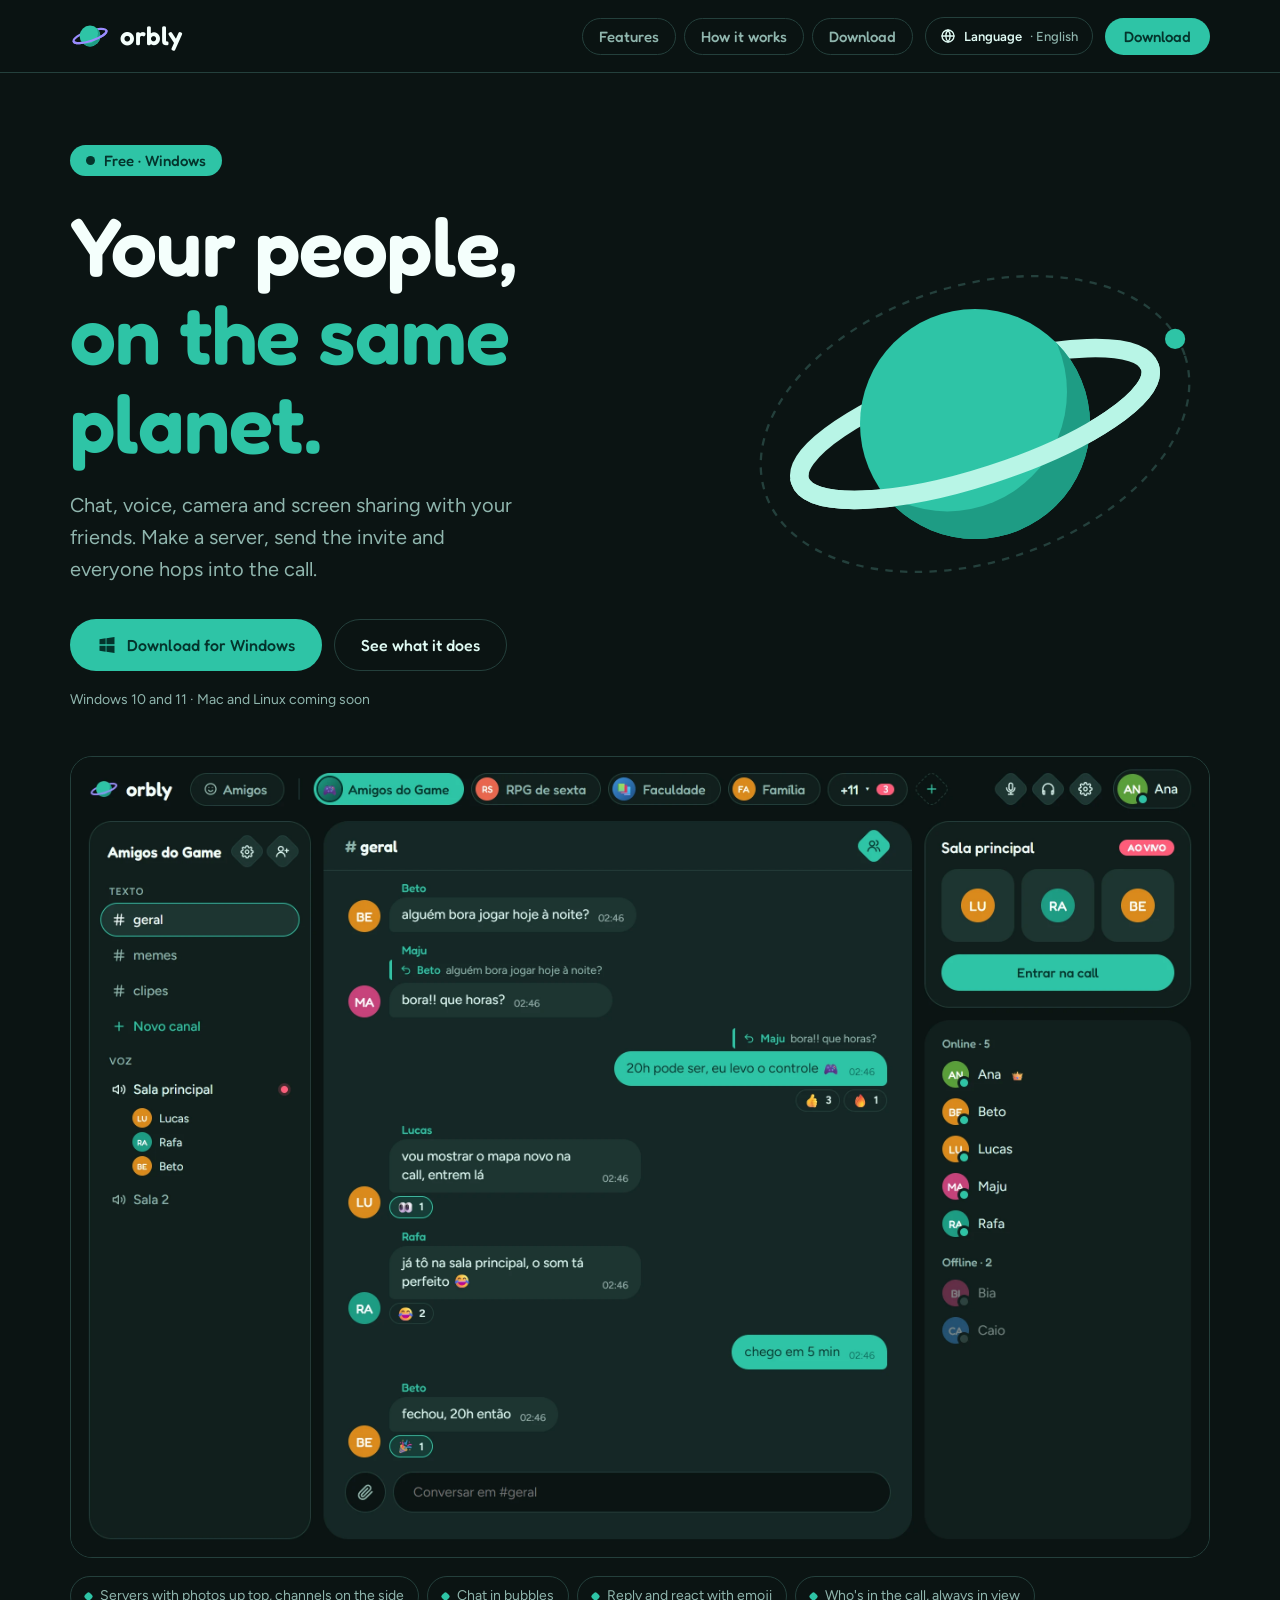
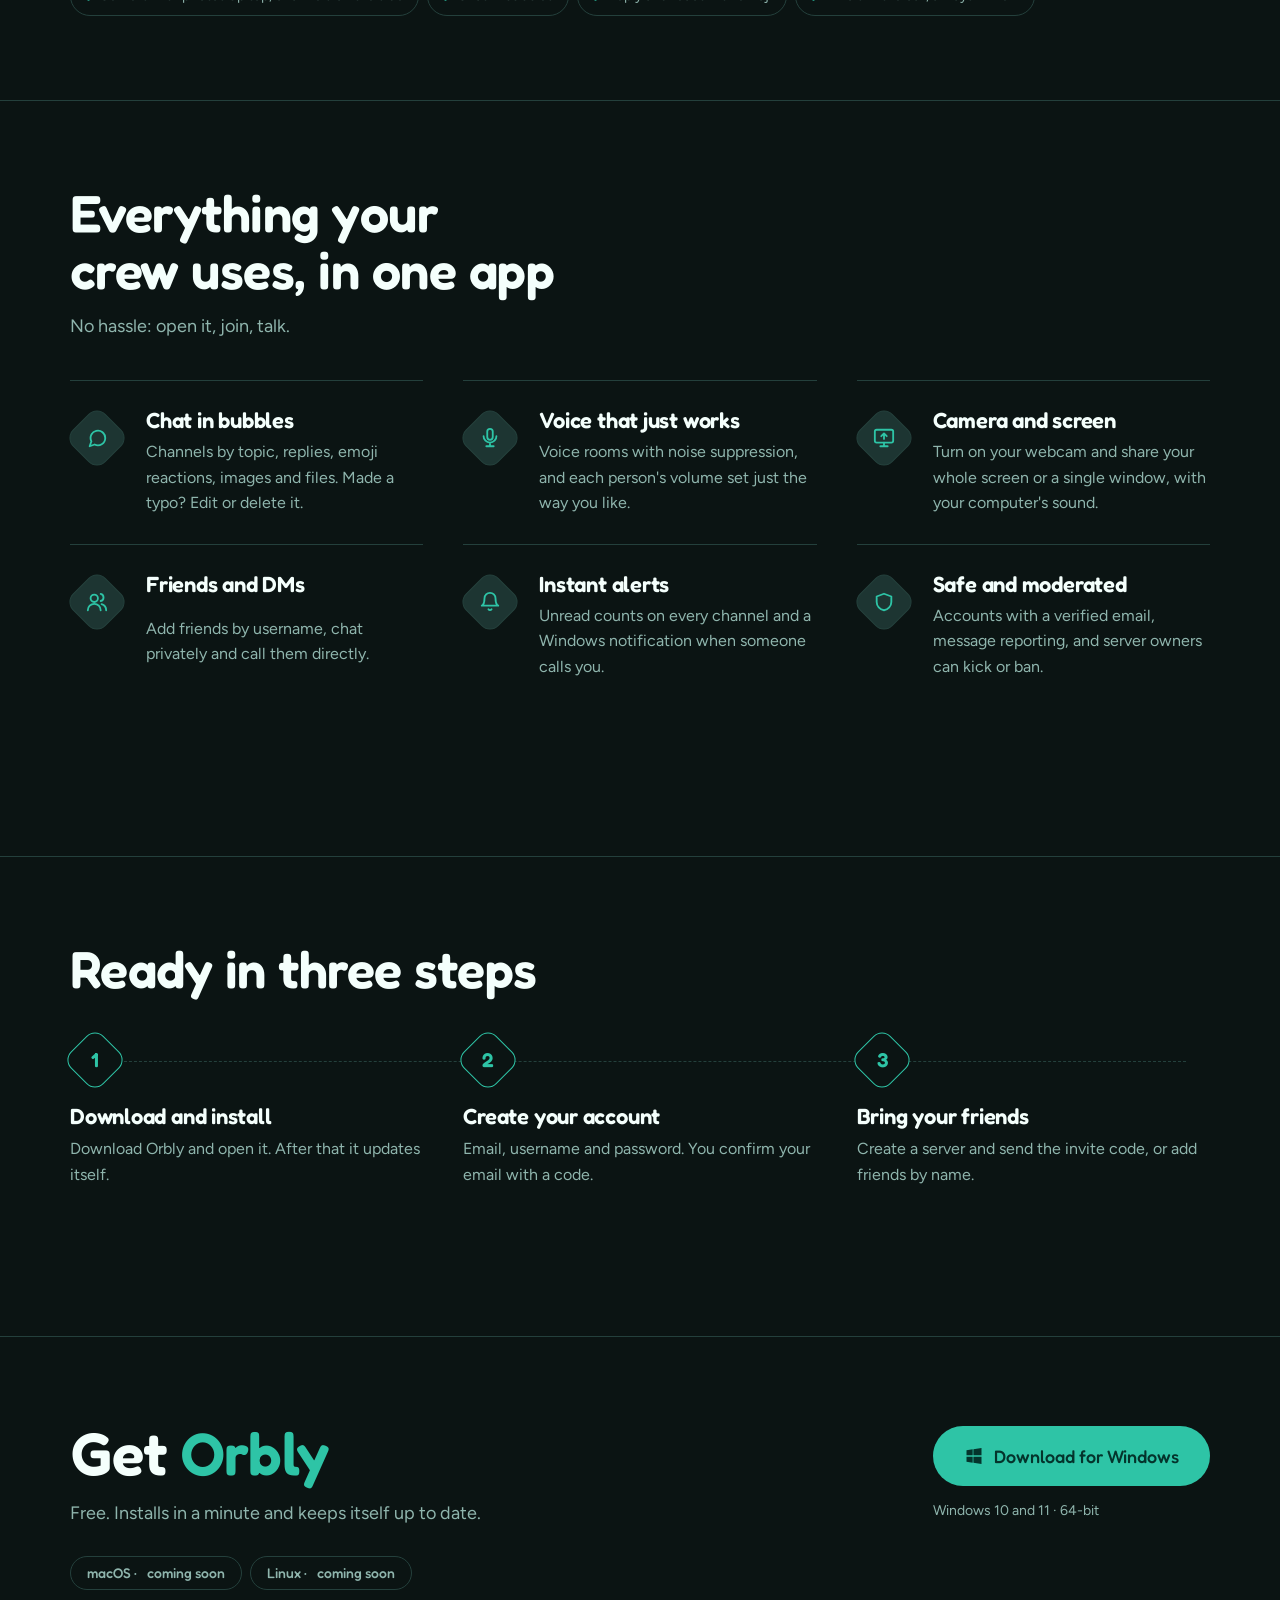
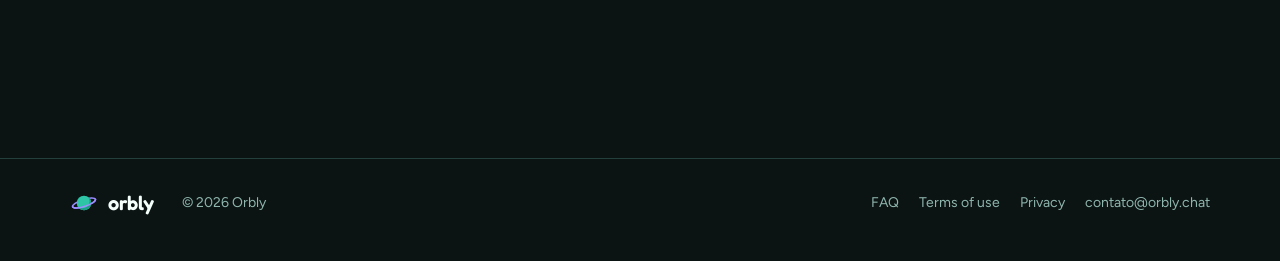
<file: index.html>
<!doctype html>
<html lang="pt-BR">
<head>
<meta charset="utf-8">
<meta name="viewport" content="width=device-width, initial-scale=1, viewport-fit=cover">
<link rel="canonical" href="https://orbly.chat/">
<title>Orbly</title>
<meta name="description" content="Orbly: chat, voz, câmera e tela compartilhada com seus amigos. Baixe grátis para Windows.">
<meta name="theme-color" content="#0b1413">
<meta property="og:title" content="Orbly">
<meta property="og:description" content="Chat, voz, câmera e tela compartilhada com seus amigos. Baixe grátis.">
<meta property="og:image" content="https://orbly.chat/assets/og-app.jpg">
<meta property="og:url" content="https://orbly.chat/">
<meta name="twitter:card" content="summary_large_image">
<link rel="icon" href="favicon.svg" type="image/svg+xml">
<link rel="preconnect" href="https://fonts.googleapis.com">
<link rel="preconnect" href="https://fonts.gstatic.com" crossorigin>
<link rel="stylesheet" href="https://fonts.googleapis.com/css2?family=Fredoka:wght@500;600&family=Figtree:wght@400;500;600&display=swap">
<style>
  /* Mesmas cores do app ("Planeta"): verde-agua do planeta da logo sobre um
     preto esverdeado. Servidores e canais sao pilulas; acoes sao losangos. */
  :root {
    color-scheme: dark;
    --space: #0b1413;
    --bg-1: #111f1d;
    --bg-2: #152725;
    --bg-3: #1d3532;
    --bg-hover: #223d39;
    --line: #24403c;
    --text: #dffaf3;
    --text-strong: #f4fffc;
    --muted: #8fb5ad;
    --teal: #2ec4a6;
    --teal-hover: #27ad93;
    --on-teal: #04342c;
    --live: #ff5c7a;
    --display: "Fredoka", "Segoe UI", system-ui, sans-serif;
    --body: "Figtree", "Segoe UI", system-ui, -apple-system, sans-serif;
  }
  * { box-sizing: border-box; }
  html { scroll-behavior: smooth; }
  body { margin: 0; background: var(--space); color: var(--text); font: 400 17px/1.6 var(--body); -webkit-font-smoothing: antialiased; overflow-x: hidden; }
  a { color: inherit; }
  img { max-width: 100%; display: block; }
  h1, h2, h3 { font-family: var(--display); font-weight: 600; color: var(--text-strong); line-height: 1.08; margin: 0; letter-spacing: -0.01em; text-wrap: balance; }
  p { margin: 0; }
  :focus-visible { outline: 3px solid var(--teal); outline-offset: 3px; border-radius: 10px; }
  [data-lang="pt"] [lang="en"], [data-lang="en"] [lang="pt"] { display: none !important; }
  .wrap { width: 100%; max-width: 1180px; margin: 0 auto; padding-inline: 20px; }
  .teal { color: var(--teal); }
  section { scroll-margin-top: 84px; }

  /* pilulas (como os servidores e canais no app) */
  .pill { display: inline-flex; align-items: center; justify-content: center; gap: 10px; border-radius: 999px; border: 1px solid transparent;
    font: 500 16px/1 var(--display); text-decoration: none; white-space: nowrap; cursor: pointer;
    padding: 15px 26px; transition: background .15s, border-color .15s, color .15s, transform .1s; }
  .pill:active { transform: scale(.97); }
  .pill svg { width: 20px; height: 20px; flex: none; }
  .pill.primary { background: var(--teal); color: var(--on-teal); }
  .pill.primary:hover { background: var(--teal-hover); }
  .pill.outline { border-color: var(--line); color: var(--text); background: none; }
  .pill.outline:hover { border-color: var(--teal); }
  .pill.small { padding: 10px 18px; font-size: 15px; }
  .pill.soon { border-color: var(--line); color: var(--muted); cursor: default; font-size: 14px; padding: 9px 16px; }
  .pill.soon:active { transform: none; }
  .dot { width: 9px; height: 9px; border-radius: 50%; background: currentColor; flex: none; }

  /* losango: acao do Orbly */
  .gem { width: 46px; height: 46px; flex: none; display: grid; place-items: center; transform: rotate(45deg); border-radius: 12px;
    border: 1px solid var(--line); background: var(--bg-3); color: var(--teal); }
  .gem > * { transform: rotate(-45deg); }
  .gem svg { width: 22px; height: 22px; }

  /* topo */
  .top { position: sticky; top: 0; z-index: 10; background: rgba(11, 20, 19, .92); border-bottom: 1px solid var(--line);
    backdrop-filter: blur(10px); -webkit-backdrop-filter: blur(10px); }
  .top .wrap { display: flex; align-items: center; gap: 12px; height: 72px; }
  .brand { display: inline-flex; align-items: center; gap: 10px; text-decoration: none; font: 600 26px/1 var(--display); color: var(--text-strong); margin-right: auto; }
  .brand img { width: 40px; height: 40px; }
  .nav { display: flex; gap: 8px; }
  .nav a { text-decoration: none; color: var(--muted); font: 500 15px/1 var(--display); padding: 10px 16px; border: 1px solid var(--line); border-radius: 999px; transition: color .15s, border-color .15s; }
  .nav a:hover { color: var(--text); border-color: var(--teal); }
  .lang-picker { position: relative; }
  .lang-button { display: inline-flex; align-items: center; gap: 8px; height: 38px; padding: 0 14px; border-radius: 999px; border: 1px solid var(--line); background: none; color: var(--text); font: 600 13px/1 var(--body); cursor: pointer; }
  .lang-button:hover { border-color: var(--teal); }
  .lang-button .muted { color: var(--muted); font-weight: 500; }
  .lang-menu { position: absolute; right: 0; top: 46px; width: 240px; max-height: 60vh; overflow-y: auto; background: var(--bg-2, #111f1d); border: 1px solid var(--line); border-radius: 18px; padding: 6px; box-shadow: 0 14px 36px #000a; display: flex; flex-direction: column; gap: 1px; z-index: 20; }
  .lang-menu[hidden] { display: none; }
  .lang-option { display: flex; align-items: center; gap: 12px; width: 100%; padding: 9px 12px; border: 0; background: none; border-radius: 999px; color: var(--text); font: 500 15px/1.2 var(--body); text-align: start; cursor: pointer; }
  .lang-option:hover { background: rgba(255,255,255,.06); }
  .lang-gem { width: 14px; height: 14px; flex-shrink: 0; transform: rotate(45deg); border-radius: 3px; border: 1.5px solid var(--muted); display: inline-flex; align-items: center; justify-content: center; }
  .lang-option.active .lang-gem { background: var(--teal); border-color: var(--teal); color: var(--on-teal); }
  .lang-gem > svg { transform: rotate(-45deg); }
  [dir="rtl"] .lang-menu { right: auto; left: 0; }

  /* abertura */
  .hero { padding-block: 72px 36px; overflow: hidden; }
  .hero .wrap { display: grid; grid-template-columns: 1.15fr .85fr; gap: 32px; align-items: center; }
  .tag { display: inline-flex; align-items: center; gap: 9px; padding: 8px 16px; border-radius: 999px; background: var(--teal); color: var(--on-teal);
    font: 500 15px/1 var(--display); margin-bottom: 26px; }
  .tag .dot { background: var(--on-teal); }
  .hero h1 { font-size: clamp(44px, 6.4vw, 82px); }
  .lede { margin-top: 22px; font-size: 20px; color: var(--muted); max-width: 34ch; }
  .cta { margin-top: 34px; display: flex; flex-wrap: wrap; gap: 12px; }
  .note { margin-top: 18px; font-size: 14px; color: var(--muted); }
  .planet { justify-self: center; width: min(100%, 460px); aspect-ratio: 1; }
  .planet svg { width: 100%; height: 100%; overflow: visible; }

  /* print do app */
  .shot { padding-block: 8px 20px; }
  .frame { border: 1px solid var(--line); border-radius: 22px; overflow: hidden; background: var(--space); }
  .frame img { width: 100%; height: auto; }
  .shot-notes { list-style: none; margin: 18px 0 0; padding: 0; display: flex; flex-wrap: wrap; gap: 8px; }
  .shot-notes li { display: inline-flex; align-items: center; gap: 8px; padding: 8px 14px; border: 1px solid var(--line); border-radius: 999px; font-size: 14px; color: var(--muted); }
  .shot-notes li::before { content: ""; width: 7px; height: 7px; transform: rotate(45deg); border-radius: 2px; background: var(--teal); flex: none; }

  /* secoes */
  .section { padding-block: 84px; border-top: 1px solid var(--line); margin-top: 64px; }
  .head { max-width: 680px; margin-bottom: 40px; }
  .head h2 { font-size: clamp(34px, 4.4vw, 52px); }
  .head p { margin-top: 14px; color: var(--muted); font-size: 18px; }

  .features { display: grid; grid-template-columns: repeat(3, 1fr); column-gap: 40px; row-gap: 0; }
  .feature { display: grid; grid-template-columns: auto 1fr; gap: 6px 22px; padding-block: 28px; border-top: 1px solid var(--line); }
  .feature .gem { grid-row: span 2; margin: 6px 4px 0; }
  .feature h3 { font-size: 22px; }
  .feature p { color: var(--muted); font-size: 16px; }

  .steps { list-style: none; margin: 0; padding: 0; display: grid; grid-template-columns: repeat(3, 1fr); gap: 40px; position: relative; }
  .steps::before { content: ""; position: absolute; left: 24px; right: 24px; top: 24px; border-top: 1px dashed var(--line); }
  .step { position: relative; }
  .step .gem { font: 600 20px/1 var(--display); color: var(--teal); background: var(--space); border-color: var(--teal); margin: 0 0 22px 2px; }
  .step h3 { font-size: 22px; margin-bottom: 8px; }
  .step p { color: var(--muted); font-size: 16px; }

  .download { display: grid; grid-template-columns: 1fr auto; gap: 28px 40px; align-items: center; }
  .download h2 { font-size: clamp(38px, 5vw, 60px); }
  .download .head { margin: 0; }
  .dl { display: flex; flex-direction: column; align-items: flex-start; gap: 14px; }
  .dl .pill.primary { font-size: 18px; padding: 19px 30px; }
  .dl .meta { color: var(--muted); font-size: 14px; }
  .others { display: flex; flex-wrap: wrap; gap: 8px; grid-column: 1 / -1; }
  .mobile-hint { display: none; font-size: 14px; color: var(--text); border-left: 3px solid var(--teal); padding-left: 12px; }

  footer { border-top: 1px solid var(--line); margin-top: 84px; padding-block: 30px 44px; color: var(--muted); font-size: 14px; }
  footer .wrap { display: flex; flex-wrap: wrap; gap: 16px 28px; align-items: center; }
  footer .brand { font-size: 20px; margin-right: 0; }
  footer .brand img { width: 28px; height: 28px; }
  footer nav { display: flex; flex-wrap: wrap; gap: 8px 20px; margin-left: auto; }
  footer nav a { color: var(--muted); text-decoration: none; }
  footer nav a:hover { color: var(--text); text-decoration: underline; }

  @media (max-width: 960px) {
    .nav { display: none; }
    .hero { padding-top: 40px; }
    .hero .wrap { grid-template-columns: 1fr; }
    .planet { display: none; }
    .features { grid-template-columns: 1fr 1fr; }
    .steps { grid-template-columns: 1fr; gap: 28px; }
    .steps::before { display: none; }
    .download { grid-template-columns: 1fr; }
  }
  @media (max-width: 640px) {
    body { font-size: 16px; }
    .top .wrap { height: 64px; }
    .top .pill.small { display: none; }
    .lede { font-size: 18px; }
    .cta .pill { width: 100%; }
    .features { grid-template-columns: 1fr; }
    .section { padding-block: 56px; margin-top: 40px; }
    .frame { border-radius: 14px; }
    .dl, .dl .pill.primary { width: 100%; }
    .mobile-hint { display: block; }
    footer nav { margin-left: 0; }
  }
  @media (prefers-reduced-motion: reduce) { html { scroll-behavior: auto; } .pill { transition: none; } }
</style>
</head>
<body>

<svg width="0" height="0" style="position:absolute" aria-hidden="true">
  <defs>
    <symbol id="i-win" viewBox="0 0 24 24"><path fill="currentColor" d="M3 5.1 10.4 4v7.2H3V5.1Zm0 13.8V12.8h7.4V20L3 18.9ZM11.3 3.9 21 2.5v8.7h-9.7V3.9Zm0 16.2v-7.3H21v8.7l-9.7-1.4Z"/></symbol>
    <symbol id="i-chat" viewBox="0 0 24 24"><path fill="none" stroke="currentColor" stroke-width="2" stroke-linejoin="round" d="M21 12a8 8 0 0 1-11.6 7.1L4 21l1.9-5.4A8 8 0 1 1 21 12z"/></symbol>
    <symbol id="i-mic" viewBox="0 0 24 24"><g fill="none" stroke="currentColor" stroke-width="2" stroke-linecap="round"><rect x="9" y="2" width="6" height="12" rx="3"/><path d="M5 10a7 7 0 0 0 14 0M12 17v4M8 21h8"/></g></symbol>
    <symbol id="i-screen" viewBox="0 0 24 24"><g fill="none" stroke="currentColor" stroke-width="2" stroke-linecap="round" stroke-linejoin="round"><rect x="2" y="3" width="20" height="14" rx="2"/><path d="M8 21h8M12 17v4M9 10l3-3 3 3M12 7v6"/></g></symbol>
    <symbol id="i-users" viewBox="0 0 24 24"><g fill="none" stroke="currentColor" stroke-width="2" stroke-linecap="round"><circle cx="9" cy="8" r="4"/><path d="M2 21a7 7 0 0 1 14 0M16 3.1a4 4 0 0 1 0 7.8M22 21a7 7 0 0 0-5-6.7"/></g></symbol>
    <symbol id="i-bell" viewBox="0 0 24 24"><g fill="none" stroke="currentColor" stroke-width="2" stroke-linecap="round" stroke-linejoin="round"><path d="M18 8a6 6 0 0 0-12 0c0 7-3 8-3 8h18s-3-1-3-8"/><path d="M10.3 20a2 2 0 0 0 3.4 0"/></g></symbol>
    <symbol id="i-shield" viewBox="0 0 24 24"><path fill="none" stroke="currentColor" stroke-width="2" stroke-linejoin="round" d="M12 3l8 3v6c0 4.5-3.4 8.2-8 9-4.6-.8-8-4.5-8-9V6z"/></symbol>
  </defs>
</svg>

<div id="root" data-lang="pt">

<header class="top">
  <div class="wrap">
    <a class="brand" href="#top" aria-label="Orbly"><img src="favicon.svg" width="40" height="40" alt="">orbly</a>
    <nav class="nav" aria-label="Seções">
      <a href="#recursos"><span lang="pt">Recursos</span><span lang="en">Features</span></a>
      <a href="#como"><span lang="pt">Como funciona</span><span lang="en">How it works</span></a>
      <a href="#baixar"><span lang="pt">Baixar</span><span lang="en">Download</span></a>
    </nav>
    <div class="langs"></div>
    <a class="pill primary small js-download" href="#baixar"><span lang="pt">Baixar</span><span lang="en">Download</span></a>
  </div>
</header>

<main id="top">
  <section class="hero">
    <div class="wrap">
      <div>
        <span class="tag"><i class="dot"></i><span lang="pt">Grátis · Windows</span><span lang="en">Free · Windows</span></span>
        <h1>
          <span lang="pt">Sua galera,<br><span class="teal">no mesmo planeta.</span></span>
          <span lang="en">Your people,<br><span class="teal">on the same planet.</span></span>
        </h1>
        <p class="lede">
          <span lang="pt">Chat, voz, câmera e tela compartilhada com os seus amigos. Crie um servidor, mande o convite e todo mundo entra na call.</span>
          <span lang="en">Chat, voice, camera and screen sharing with your friends. Make a server, send the invite and everyone hops into the call.</span>
        </p>
        <div class="cta">
          <a class="pill primary js-download" href="#baixar"><svg><use href="#i-win"/></svg><span lang="pt">Baixar para Windows</span><span lang="en">Download for Windows</span></a>
          <a class="pill outline" href="#recursos"><span lang="pt">Ver o que dá pra fazer</span><span lang="en">See what it does</span></a>
        </div>
        <p class="note"><span class="js-version-line"></span><span lang="pt">Windows 10 e 11 · Mac e Linux em breve</span><span lang="en">Windows 10 and 11 · Mac and Linux coming soon</span></p>
      </div>
      <div class="planet" aria-hidden="true">
        <!-- O planeta da logo nas cores do app: anel verde-claro, orbita tracejada e uma luazinha -->
        <svg viewBox="0 0 100 100">
          <defs>
            <clipPath id="ring-front"><rect x="0" y="49" width="100" height="61"/></clipPath>
            <mask id="planet-shade"><rect width="100" height="100" fill="#fff"/><circle cx="44" cy="43" r="26" fill="#000"/></mask>
          </defs>
          <ellipse cx="50" cy="50" rx="48" ry="30" transform="rotate(-18 50 50)" fill="none" stroke="#24403c" stroke-width=".5" stroke-dasharray="1.6 1.6"/>
          <circle cx="93.5" cy="31.5" r="2.2" fill="#2ec4a6"/>
          <g transform="rotate(-18 50 50)"><ellipse cx="50" cy="50" rx="40" ry="11.5" fill="none" stroke="#b8f5e6" stroke-width="4"/></g>
          <circle cx="50" cy="50" r="25" fill="#2ec4a6"/>
          <circle cx="50" cy="50" r="25" fill="#1e9c84" mask="url(#planet-shade)"/>
          <g transform="rotate(-18 50 50)"><ellipse cx="50" cy="50" rx="40" ry="11.5" fill="none" stroke="#b8f5e6" stroke-width="4" clip-path="url(#ring-front)"/></g>
        </svg>
      </div>
    </div>
  </section>

  <section class="shot" aria-label="Orbly">
    <div class="wrap">
      <figure class="frame" style="margin:0">
        <img src="assets/app-chat.webp" width="1280" height="900" alt="O app do Orbly: servidores com foto em cima, canais na esquerda, a conversa em balões com respostas e reações, e a call ao lado">
      </figure>
      <ul class="shot-notes">
        <li><span lang="pt">Servidores com foto lá em cima, canais do lado</span><span lang="en">Servers with photos up top, channels on the side</span></li>
        <li><span lang="pt">Conversa em balões</span><span lang="en">Chat in bubbles</span></li>
        <li><span lang="pt">Responda e reaja com emoji</span><span lang="en">Reply and react with emoji</span></li>
        <li><span lang="pt">Quem está na call, sempre à vista</span><span lang="en">Who's in the call, always in view</span></li>
      </ul>
    </div>
  </section>

  <section class="section" id="recursos">
    <div class="wrap">
      <div class="head">
        <h2><span lang="pt">Tudo que a sua turma usa, num app só</span><span lang="en">Everything your crew uses, in one app</span></h2>
        <p><span lang="pt">Sem complicação: abriu, entrou, conversou.</span><span lang="en">No hassle: open it, join, talk.</span></p>
      </div>
      <div class="features">
        <div class="feature">
          <span class="gem"><svg><use href="#i-chat"/></svg></span>
          <h3><span lang="pt">Conversa em balões</span><span lang="en">Chat in bubbles</span></h3>
          <p><span lang="pt">Canais por assunto, respostas, reações com emoji, imagens e arquivos. Errou? Edite ou apague.</span><span lang="en">Channels by topic, replies, emoji reactions, images and files. Made a typo? Edit or delete it.</span></p>
        </div>
        <div class="feature">
          <span class="gem"><svg><use href="#i-mic"/></svg></span>
          <h3><span lang="pt">Voz sem complicação</span><span lang="en">Voice that just works</span></h3>
          <p><span lang="pt">Salas de voz com redução de ruído, e o volume de cada pessoa do jeito que você quiser.</span><span lang="en">Voice rooms with noise suppression, and each person's volume set just the way you like.</span></p>
        </div>
        <div class="feature">
          <span class="gem"><svg><use href="#i-screen"/></svg></span>
          <h3><span lang="pt">Câmera e tela</span><span lang="en">Camera and screen</span></h3>
          <p><span lang="pt">Ligue a webcam e mostre a tela inteira ou só uma janela, com o som do computador junto.</span><span lang="en">Turn on your webcam and share your whole screen or a single window, with your computer's sound.</span></p>
        </div>
        <div class="feature">
          <span class="gem"><svg><use href="#i-users"/></svg></span>
          <h3><span lang="pt">Amigos e privado</span><span lang="en">Friends and DMs</span></h3>
          <p><span lang="pt">Adicione amigos pelo nome de usuário, converse no privado e ligue direto pra eles.</span><span lang="en">Add friends by username, chat privately and call them directly.</span></p>
        </div>
        <div class="feature">
          <span class="gem"><svg><use href="#i-bell"/></svg></span>
          <h3><span lang="pt">Aviso na hora</span><span lang="en">Instant alerts</span></h3>
          <p><span lang="pt">Número de mensagens não lidas em cada canal e aviso do Windows quando alguém te chama.</span><span lang="en">Unread counts on every channel and a Windows notification when someone calls you.</span></p>
        </div>
        <div class="feature">
          <span class="gem"><svg><use href="#i-shield"/></svg></span>
          <h3><span lang="pt">Seguro e moderado</span><span lang="en">Safe and moderated</span></h3>
          <p><span lang="pt">Conta com e-mail confirmado, denúncia de mensagem, e o dono do servidor pode expulsar ou banir.</span><span lang="en">Accounts with a verified email, message reporting, and server owners can kick or ban.</span></p>
        </div>
      </div>
    </div>
  </section>

  <section class="section" id="como">
    <div class="wrap">
      <div class="head">
        <h2><span lang="pt">Pronto em três passos</span><span lang="en">Ready in three steps</span></h2>
      </div>
      <ol class="steps">
        <li class="step">
          <span class="gem"><span>1</span></span>
          <h3><span lang="pt">Baixe e instale</span><span lang="en">Download and install</span></h3>
          <p><span lang="pt">Baixe o Orbly e abra. Depois ele se atualiza sozinho.</span><span lang="en">Download Orbly and open it. After that it updates itself.</span></p>
        </li>
        <li class="step">
          <span class="gem"><span>2</span></span>
          <h3><span lang="pt">Crie sua conta</span><span lang="en">Create your account</span></h3>
          <p><span lang="pt">E-mail, nome de usuário e senha. Você confirma o e-mail com um código.</span><span lang="en">Email, username and password. You confirm your email with a code.</span></p>
        </li>
        <li class="step">
          <span class="gem"><span>3</span></span>
          <h3><span lang="pt">Chame a galera</span><span lang="en">Bring your friends</span></h3>
          <p><span lang="pt">Crie um servidor e mande o código de convite, ou adicione os amigos pelo nome.</span><span lang="en">Create a server and send the invite code, or add friends by name.</span></p>
        </li>
      </ol>
    </div>
  </section>

  <section class="section" id="baixar">
    <div class="wrap download">
      <div class="head">
        <h2><span lang="pt">Baixe o <span class="teal">Orbly</span></span><span lang="en">Get <span class="teal">Orbly</span></span></h2>
        <p><span lang="pt">Grátis. Instala em um minuto e se atualiza sozinho.</span><span lang="en">Free. Installs in a minute and keeps itself up to date.</span></p>
      </div>
      <div class="dl">
        <a class="pill primary js-download" href="#baixar"><svg><use href="#i-win"/></svg><span lang="pt">Baixar para Windows</span><span lang="en">Download for Windows</span></a>
        <p class="meta"><span class="js-version-line"></span><span lang="pt">Windows 10 e 11 · 64 bits</span><span lang="en">Windows 10 and 11 · 64-bit</span></p>
        <p class="mobile-hint"><span lang="pt">No celular ainda não tem app: abra orbly.chat no computador pra instalar.</span><span lang="en">There's no phone app yet: open orbly.chat on your computer to install.</span></p>
      </div>
      <div class="others">
        <span class="pill soon">macOS · <span lang="pt">em breve</span><span lang="en">coming soon</span></span>
        <span class="pill soon">Linux · <span lang="pt">em breve</span><span lang="en">coming soon</span></span>
      </div>
    </div>
  </section>
</main>

<footer>
  <div class="wrap">
    <a class="brand" href="#top"><img src="favicon.svg" width="28" height="28" alt="">orbly</a>
    <span>© 2026 Orbly</span>
    <nav aria-label="Links">
      <a href="/perguntas"><span lang="pt">Perguntas</span><span lang="en">FAQ</span></a>
      <a href="/termos"><span lang="pt">Termos de uso</span><span lang="en">Terms of use</span></a>
      <a href="/privacidade"><span lang="pt">Privacidade</span><span lang="en">Privacy</span></a>
      <a href="mailto:contato@orbly.chat">contato@orbly.chat</a>
    </nav>
  </div>
</footer>

</div>

<script src="site-i18n.js"></script>
<script>
  var WINDOWS_DOWNLOAD_URL = "https://github.com/orblyapp/orblyapp.github.io/releases/latest/download/Orbly-Setup.exe";
  var RELEASES_API = "https://api.github.com/repos/orblyapp/orblyapp.github.io/releases/latest";

  (function () {
    // Botoes de download vao direto pro instalador mais novo
    document.querySelectorAll(".js-download").forEach(function (a) { a.href = WINDOWS_DOWNLOAD_URL; });

    // Versao e tamanho do instalador mais novo (se o GitHub responder), no idioma escolhido
    var release = null;
    function showVersion() {
      if (!release) return;
      var lang = window.OrblyI18n.lang;
      var word = lang === "pt" ? "Versão" : (window.OrblyI18n.t("Version") || "Version");
      var text = word + " " + release.version + (release.mb ? " · " + release.mb + " MB" : "") + " · ";
      document.querySelectorAll(".js-version-line").forEach(function (el) { el.textContent = text; });
    }
    window.OrblyI18n.onChange(showVersion);
    fetch(RELEASES_API, { headers: { Accept: "application/vnd.github+json" } })
      .then(function (r) { return r.ok ? r.json() : null; })
      .then(function (data) {
        if (!data || !data.tag_name) return;
        var exe = (data.assets || []).filter(function (a) { return a.name === "Orbly-Setup.exe"; })[0];
        release = { version: data.tag_name.replace(/^v/, ""), mb: exe ? Math.round(exe.size / 1048576) : 0 };
        showVersion();
      })
      .catch(function () {});
  })();
</script>
</body>
</html>
</file>
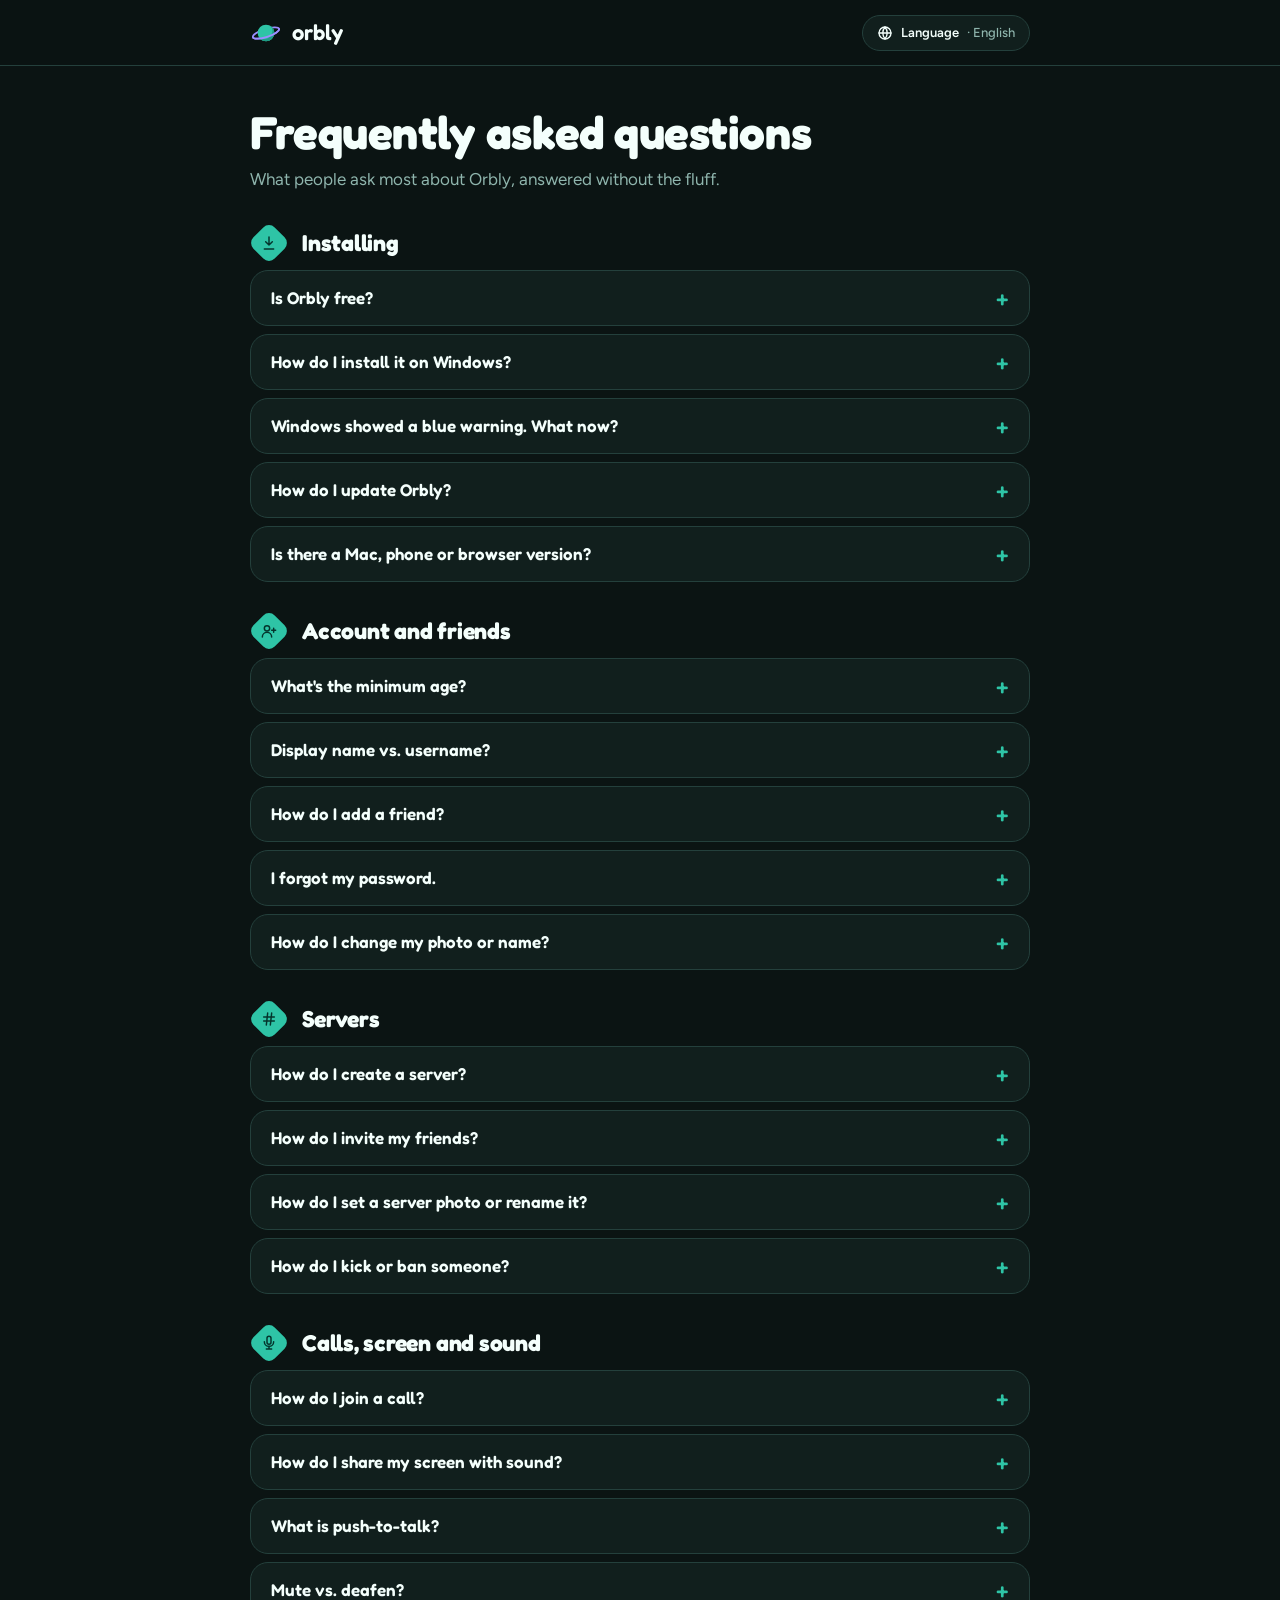
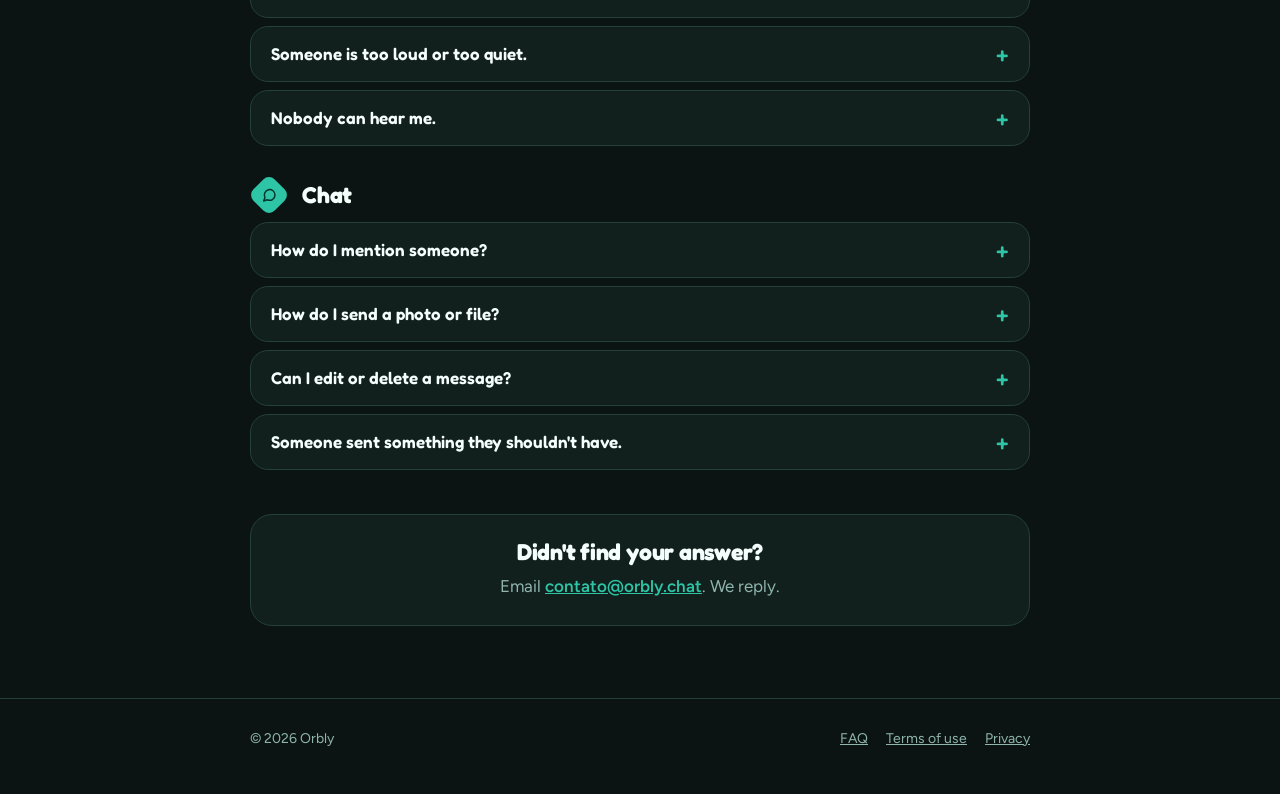
<file: perguntas.html>
<!doctype html>
<html lang="pt-BR">
<head>
<meta charset="utf-8">
<meta name="viewport" content="width=device-width, initial-scale=1, viewport-fit=cover">
<meta name="description" content="Perguntas frequentes sobre o Orbly: instalar, criar servidor, adicionar amigos, compartilhar tela, apertar pra falar e mais.">
<link rel="icon" href="favicon.svg" type="image/svg+xml">
<link rel="canonical" href="https://orbly.chat/perguntas">
<title>Perguntas frequentes · Orbly</title>
<link rel="preconnect" href="https://fonts.googleapis.com">
<link rel="preconnect" href="https://fonts.gstatic.com" crossorigin>
<link rel="stylesheet" href="https://fonts.googleapis.com/css2?family=Fredoka:wght@500;600&family=Figtree:wght@400;500;600&display=swap">
<link rel="stylesheet" href="legal.css">
<style>
  /* Perguntas frequentes: cada pergunta e um cartao que abre */
  .intro { color: var(--muted); font-size: 17px; margin: 0 0 28px; }
  .faq-group { margin-top: 34px; }
  .faq-group h2 { display: flex; align-items: center; gap: 14px; margin: 0 0 12px; }
  .faq-group h2 .gem { width: 30px; height: 30px; border-radius: 8px; background: var(--planet); transform: rotate(45deg); display: inline-flex; align-items: center; justify-content: center; flex-shrink: 0; margin: 0 4px; }
  .faq-group h2 .gem svg { transform: rotate(-45deg); width: 16px; height: 16px; stroke: #04342c; fill: none; stroke-width: 2.2; stroke-linecap: round; stroke-linejoin: round; }
  details { background: var(--panel); border: 1px solid var(--line); border-radius: 18px; margin-bottom: 8px; transition: border-color .15s; }
  details[open] { border-color: var(--planet); }
  summary { list-style: none; cursor: pointer; padding: 15px 20px; font: 600 17px/1.4 var(--display); color: var(--text); display: flex; justify-content: space-between; align-items: center; gap: 14px; border-radius: 18px; }
  summary::-webkit-details-marker { display: none; }
  summary::after { content: "+"; color: var(--planet); font: 500 24px/1 var(--display); flex-shrink: 0; transition: transform .15s; }
  details[open] summary::after { transform: rotate(45deg); }
  summary:hover { color: var(--planet); }
  .answer { padding: 0 20px 16px; }
  .answer p:last-child, .answer ol:last-child { margin-bottom: 0; }
  .answer ol { padding-left: 22px; margin: 0 0 12px; }
  .answer ol li { margin-bottom: 6px; color: var(--soft); }
  kbd { font: 600 14px var(--body); background: var(--space); border: 1px solid var(--line); border-radius: 8px; padding: 2px 8px; color: var(--text); }
  .help { margin-top: 44px; background: var(--panel); border: 1px solid var(--line); border-radius: 22px; padding: 24px; text-align: center; }
  .help h2 { margin: 0 0 6px; }
  .help p { margin: 0; color: var(--muted); }
  .help a { font-weight: 600; }
</style>
</head>
<body>
<div id="root" data-lang="pt">
<header class="top">
  <div class="wrap">
    <a class="brand" href="/"><img src="favicon.svg" width="32" height="32" alt="">Orbly</a>
    <div class="langs"></div>
  </div>
</header>

<main class="wrap">
<article lang="pt">
  <h1>Perguntas frequentes</h1>
  <p class="intro">O que a galera mais pergunta sobre o Orbly, respondido sem enrolação.</p>

  <section class="faq-group">
    <h2><span class="gem"><svg viewBox="0 0 24 24"><path d="M12 3v12M7 10l5 5 5-5M5 21h14"/></svg></span>Instalar</h2>
    <details><summary>O Orbly é grátis?</summary><div class="answer"><p>Sim. Chat, voz, câmera e tela compartilhada, tudo de graça e sem anúncios.</p></div></details>
    <details><summary>Como instalo no Windows?</summary><div class="answer"><ol><li>Clique em <strong>Baixar para Windows</strong> na página inicial.</li><li>Abra o arquivo <strong>Orbly-Setup.exe</strong> que foi baixado.</li><li>Siga as telas do instalador. Leva menos de um minuto.</li></ol></div></details>
    <details><summary>Apareceu um aviso azul do Windows. E agora?</summary><div class="answer"><p>É o "Windows protegeu o seu computador", que aparece em programas novos que a Microsoft ainda não conhece. O Orbly é seguro. Clique em <strong>Mais informações</strong> e depois em <strong>Executar assim mesmo</strong>.</p></div></details>
    <details><summary>Como atualizo o Orbly?</summary><div class="answer"><p>Não precisa fazer nada: o app baixa as novidades sozinho e instala quando você fecha e abre de novo.</p></div></details>
    <details><summary>Tem para Mac, celular ou navegador?</summary><div class="answer"><p>Por enquanto só para Windows. As versões para iPhone e para o navegador estão sendo feitas e vão sair juntas.</p></div></details>
  </section>

  <section class="faq-group">
    <h2><span class="gem"><svg viewBox="0 0 24 24"><circle cx="9" cy="8" r="4"/><path d="M2 21a7 7 0 0 1 14 0M19 8v6M16 11h6"/></svg></span>Conta e amigos</h2>
    <details><summary>Qual é a idade mínima?</summary><div class="answer"><p>13 anos. Quem tem menos de 18 precisa da autorização dos pais ou responsáveis.</p></div></details>
    <details><summary>Qual é a diferença entre nome de exibição e nome de usuário?</summary><div class="answer"><p>O <strong>nome de exibição</strong> é como todo mundo te vê e te acha. O <strong>nome de usuário</strong> serve só para entrar na conta: ninguém mais vê o seu.</p></div></details>
    <details><summary>Como adiciono um amigo?</summary><div class="answer"><p>Em <strong>Amigos</strong>, digite o nome que aparece para a pessoa e escolha ela na lista pela foto. Quem está num servidor com você aparece primeiro. Também dá para clicar com o botão direito em alguém num servidor e escolher <strong>Adicionar amigo</strong>.</p></div></details>
    <details><summary>Esqueci minha senha.</summary><div class="answer"><p>Na tela de entrar, clique em <strong>Esqueci minha senha</strong>. Você recebe um e-mail com o link para criar uma senha nova.</p></div></details>
    <details><summary>Como troco minha foto ou meu nome?</summary><div class="answer"><p>Clique na engrenagem no canto de cima, à direita. Em <strong>Minha conta</strong> você troca o nome de exibição e em <strong>Perfil</strong>, a foto.</p></div></details>
  </section>

  <section class="faq-group">
    <h2><span class="gem"><svg viewBox="0 0 24 24"><path d="M4 9h16M4 15h16M10 3L8 21M16 3l-2 18"/></svg></span>Servidores</h2>
    <details><summary>Como crio um servidor?</summary><div class="answer"><p>Clique no <strong>+</strong> ao lado dos servidores, lá em cima, e dê um nome. Ele já vem com um canal de texto e uma sala de voz.</p></div></details>
    <details><summary>Como chamo meus amigos para o servidor?</summary><div class="answer"><p>No servidor, clique no botão de <strong>convidar</strong> (o ícone de pessoa com +), copie o link e mande para quem você quiser. Quem abrir o link clica em <strong>Abrir no Orbly</strong> e entra no servidor. Dá pra escolher quando o link vence e quantas vezes ele pode ser usado.</p></div></details>
    <details><summary>Como coloco foto no servidor ou troco o nome?</summary><div class="answer"><p>Se você é o dono, clique na engrenagem ao lado do nome do servidor.</p></div></details>
    <details><summary>Como expulso ou bano alguém?</summary><div class="answer"><p>Só o dono do servidor pode. Clique com o botão direito na pessoa e escolha <strong>Expulsar</strong> ou <strong>Banir</strong>. Quem foi banido não volta nem com convite.</p></div></details>
  </section>

  <section class="faq-group">
    <h2><span class="gem"><svg viewBox="0 0 24 24"><rect x="9" y="2" width="6" height="12" rx="3"/><path d="M5 10a7 7 0 0 0 14 0M12 17v4M8 21h8"/></svg></span>Calls, tela e som</h2>
    <details><summary>Como entro numa call?</summary><div class="answer"><p>Clique numa sala de voz do servidor e depois em <strong>Entrar na call</strong>. Para ligar para um amigo, vá em <strong>Amigos</strong> e clique no telefone ao lado do nome dele.</p></div></details>
    <details><summary>Como compartilho minha tela com som?</summary><div class="answer"><p>Na call, clique no botão de <strong>compartilhar tela</strong> e escolha a tela ou a janela. O som do computador vai junto (filme, música, jogo), sem eco da call. Quem assiste ajusta o volume da tela em cima dela.</p></div></details>
    <details><summary>O que é "apertar pra falar"?</summary><div class="answer"><p>Seu microfone só fica ligado enquanto você segura uma tecla. Bom para jogar sem mandar barulho para a call. Ligue em <strong>Configurações &gt; Atalhos</strong> e escolha a tecla que quiser. Funciona mesmo com o jogo aberto na frente.</p></div></details>
    <details><summary>Qual é a diferença entre mutar e desligar o fone?</summary><div class="answer"><p><strong>Mutar</strong> desliga só o seu microfone. <strong>Desligar o fone</strong> faz você parar de ouvir todo mundo (e o microfone desliga junto). O losango vermelho ao lado do nome mostra qual dos dois a pessoa fez.</p></div></details>
    <details><summary>Alguém está muito alto ou muito baixo.</summary><div class="answer"><p>Clique com o botão direito na pessoa e ajuste o volume dela de 0 a 200%. Só você ouve a diferença. Dá para silenciar ela só para você também.</p></div></details>
    <details><summary>Ninguém me ouve. O que faço?</summary><div class="answer"><p>Abra <strong>Configurações &gt; Voz e vídeo</strong>, escolha o microfone certo e use o teste para ver se a barrinha mexe quando você fala. Se não mexer, confira se o Windows deixou o Orbly usar o microfone (Configurações do Windows &gt; Privacidade &gt; Microfone).</p></div></details>
  </section>

  <section class="faq-group">
    <h2><span class="gem"><svg viewBox="0 0 24 24"><path d="M21 12a8 8 0 0 1-11.6 7.1L4 21l1.9-5.4A8 8 0 1 1 21 12z"/></svg></span>Chat</h2>
    <details><summary>Como chamo alguém numa mensagem?</summary><div class="answer"><p>Digite <kbd>@</kbd> e escolha a pessoa na lista. Ela recebe um aviso e vê a mensagem destacada.</p></div></details>
    <details><summary>Como mando foto ou arquivo?</summary><div class="answer"><p>Clique no clipe ao lado da caixa de mensagem, arraste o arquivo para a conversa ou cole uma imagem com <kbd>Ctrl</kbd> + <kbd>V</kbd>. Cada arquivo pode ter até 8 MB.</p></div></details>
    <details><summary>Dá para editar ou apagar uma mensagem?</summary><div class="answer"><p>Sim. Clique com o botão direito na mensagem. Você pode editar as suas, apagar para todo mundo ou só para você, responder e reagir com emoji. Seta para cima na caixa vazia edita a sua última mensagem.</p></div></details>
    <details><summary>Alguém mandou algo que não devia.</summary><div class="answer"><p>Clique com o botão direito na mensagem e escolha <strong>Denunciar</strong>. A moderação do Orbly analisa e pode suspender a conta.</p></div></details>
  </section>

  <div class="help">
    <h2>Não achou sua resposta?</h2>
    <p>Manda um e-mail para <a href="mailto:contato@orbly.chat">contato@orbly.chat</a>. A gente responde.</p>
  </div>
</article>

<article lang="en">
  <h1 data-t="faq.title">Frequently asked questions</h1>
  <p class="intro" data-t="faq.intro">What people ask most about Orbly, answered without the fluff.</p>

  <section class="faq-group">
    <h2><span class="gem"><svg viewBox="0 0 24 24"><path d="M12 3v12M7 10l5 5 5-5M5 21h14"/></svg></span><span data-t="faq.g1">Installing</span></h2>
    <details><summary data-t="faq.q1">Is Orbly free?</summary><div class="answer" data-t="faq.a1"><p>Yes. Chat, voice, camera and screen sharing, all free and with no ads.</p></div></details>
    <details><summary data-t="faq.q2">How do I install it on Windows?</summary><div class="answer" data-t="faq.a2"><ol><li>Click <strong>Download for Windows</strong> on the home page.</li><li>Open the <strong>Orbly-Setup.exe</strong> file you downloaded.</li><li>Follow the installer. It takes under a minute.</li></ol></div></details>
    <details><summary data-t="faq.q3">Windows showed a blue warning. What now?</summary><div class="answer" data-t="faq.a3"><p>That's "Windows protected your PC", which shows up for new programs Microsoft doesn't know yet. Orbly is safe. Click <strong>More info</strong>, then <strong>Run anyway</strong>.</p></div></details>
    <details><summary data-t="faq.q4">How do I update Orbly?</summary><div class="answer" data-t="faq.a4"><p>You don't have to do anything: the app downloads updates by itself and installs them when you close and reopen it.</p></div></details>
    <details><summary data-t="faq.q5">Is there a Mac, phone or browser version?</summary><div class="answer" data-t="faq.a5"><p>Windows only for now. The iPhone and browser versions are in the works and will launch together.</p></div></details>
  </section>

  <section class="faq-group">
    <h2><span class="gem"><svg viewBox="0 0 24 24"><circle cx="9" cy="8" r="4"/><path d="M2 21a7 7 0 0 1 14 0M19 8v6M16 11h6"/></svg></span><span data-t="faq.g2">Account and friends</span></h2>
    <details><summary data-t="faq.q6">What's the minimum age?</summary><div class="answer" data-t="faq.a6"><p>13. Anyone under 18 needs a parent's or guardian's permission.</p></div></details>
    <details><summary data-t="faq.q7">Display name vs. username?</summary><div class="answer" data-t="faq.a7"><p>Your <strong>display name</strong> is how everyone sees and finds you. Your <strong>username</strong> is only for signing in: nobody else sees it.</p></div></details>
    <details><summary data-t="faq.q8">How do I add a friend?</summary><div class="answer" data-t="faq.a8"><p>In <strong>Friends</strong>, type the name the person shows in Orbly and pick them from the list by their photo. People who share a server with you show up first. You can also right-click someone in a server and choose <strong>Add friend</strong>.</p></div></details>
    <details><summary data-t="faq.q9">I forgot my password.</summary><div class="answer" data-t="faq.a9"><p>On the sign-in screen, click <strong>Forgot my password</strong>. You'll get an email with a link to set a new one.</p></div></details>
    <details><summary data-t="faq.q10">How do I change my photo or name?</summary><div class="answer" data-t="faq.a10"><p>Click the gear in the top right corner. <strong>My account</strong> changes your display name and <strong>Profile</strong> changes your photo.</p></div></details>
  </section>

  <section class="faq-group">
    <h2><span class="gem"><svg viewBox="0 0 24 24"><path d="M4 9h16M4 15h16M10 3L8 21M16 3l-2 18"/></svg></span><span data-t="faq.g3">Servers</span></h2>
    <details><summary data-t="faq.q11">How do I create a server?</summary><div class="answer" data-t="faq.a11"><p>Click the <strong>+</strong> next to the servers at the top and give it a name. It comes with a text channel and a voice room.</p></div></details>
    <details><summary data-t="faq.q12">How do I invite my friends?</summary><div class="answer" data-t="faq.a12"><p>In the server, click the <strong>invite</strong> button (the person-with-a-plus icon), copy the link and send it to whoever you want. They open the link, click <strong>Open in Orbly</strong> and join the server. You can choose when the link expires and how many times it can be used.</p></div></details>
    <details><summary data-t="faq.q13">How do I set a server photo or rename it?</summary><div class="answer" data-t="faq.a13"><p>If you own the server, click the gear next to its name.</p></div></details>
    <details><summary data-t="faq.q14">How do I kick or ban someone?</summary><div class="answer" data-t="faq.a14"><p>Only the server owner can. Right-click the person and choose <strong>Kick</strong> or <strong>Ban</strong>. Banned people can't come back, even with an invite.</p></div></details>
  </section>

  <section class="faq-group">
    <h2><span class="gem"><svg viewBox="0 0 24 24"><rect x="9" y="2" width="6" height="12" rx="3"/><path d="M5 10a7 7 0 0 0 14 0M12 17v4M8 21h8"/></svg></span><span data-t="faq.g4">Calls, screen and sound</span></h2>
    <details><summary data-t="faq.q15">How do I join a call?</summary><div class="answer" data-t="faq.a15"><p>Click a voice room in the server, then <strong>Join call</strong>. To call a friend, go to <strong>Friends</strong> and click the phone next to their name.</p></div></details>
    <details><summary data-t="faq.q16">How do I share my screen with sound?</summary><div class="answer" data-t="faq.a16"><p>In the call, click <strong>share screen</strong> and pick a screen or window. Your computer's sound goes along (movies, music, games) with no call echo. Viewers adjust the screen's volume right on it.</p></div></details>
    <details><summary data-t="faq.q17">What is push-to-talk?</summary><div class="answer" data-t="faq.a17"><p>Your mic is only on while you hold a key. Great for gaming without sending noise into the call. Turn it on in <strong>Settings &gt; Shortcuts</strong> and pick any key. It works even with a game in front.</p></div></details>
    <details><summary data-t="faq.q18">Mute vs. deafen?</summary><div class="answer" data-t="faq.a18"><p><strong>Mute</strong> turns off only your microphone. <strong>Deafen</strong> stops you from hearing everyone (and mutes you too). The red diamond next to a name shows which one the person did.</p></div></details>
    <details><summary data-t="faq.q19">Someone is too loud or too quiet.</summary><div class="answer" data-t="faq.a19"><p>Right-click the person and set their volume from 0 to 200%. Only you hear the difference. You can also silence them just for yourself.</p></div></details>
    <details><summary data-t="faq.q20">Nobody can hear me.</summary><div class="answer" data-t="faq.a20"><p>Open <strong>Settings &gt; Voice and video</strong>, pick the right microphone and use the test to see if the bar moves when you talk. If it doesn't, check that Windows lets Orbly use the mic (Windows Settings &gt; Privacy &gt; Microphone).</p></div></details>
  </section>

  <section class="faq-group">
    <h2><span class="gem"><svg viewBox="0 0 24 24"><path d="M21 12a8 8 0 0 1-11.6 7.1L4 21l1.9-5.4A8 8 0 1 1 21 12z"/></svg></span><span data-t="faq.g5">Chat</span></h2>
    <details><summary data-t="faq.q21">How do I mention someone?</summary><div class="answer" data-t="faq.a21"><p>Type <kbd>@</kbd> and pick the person from the list. They get notified and see the message highlighted.</p></div></details>
    <details><summary data-t="faq.q22">How do I send a photo or file?</summary><div class="answer" data-t="faq.a22"><p>Click the paperclip next to the message box, drag the file into the chat, or paste an image with <kbd>Ctrl</kbd> + <kbd>V</kbd>. Each file can be up to 8 MB.</p></div></details>
    <details><summary data-t="faq.q23">Can I edit or delete a message?</summary><div class="answer" data-t="faq.a23"><p>Yes. Right-click the message. You can edit your own, delete for everyone or just for you, reply and react with emoji. Up arrow in the empty box edits your last message.</p></div></details>
    <details><summary data-t="faq.q24">Someone sent something they shouldn't have.</summary><div class="answer" data-t="faq.a24"><p>Right-click the message and choose <strong>Report</strong>. Orbly's moderation reviews it and can suspend the account.</p></div></details>
  </section>

  <div class="help">
    <h2 data-t="faq.help.title">Didn't find your answer?</h2>
    <p data-t="faq.help.text">Email <a href="mailto:contato@orbly.chat">contato@orbly.chat</a>. We reply.</p>
  </div>
</article>
</main>

<footer>
  <div class="wrap">
    <span>© 2026 Orbly</span>
    <nav>
      <a href="/perguntas"><span lang="pt">Perguntas</span><span lang="en">FAQ</span></a>
      <a href="/termos"><span lang="pt">Termos de uso</span><span lang="en">Terms of use</span></a>
      <a href="/privacidade"><span lang="pt">Privacidade</span><span lang="en">Privacy</span></a>
    </nav>
  </div>
</footer>
</div>
<script src="site-i18n.js"></script>
</body>
</html>
</file>
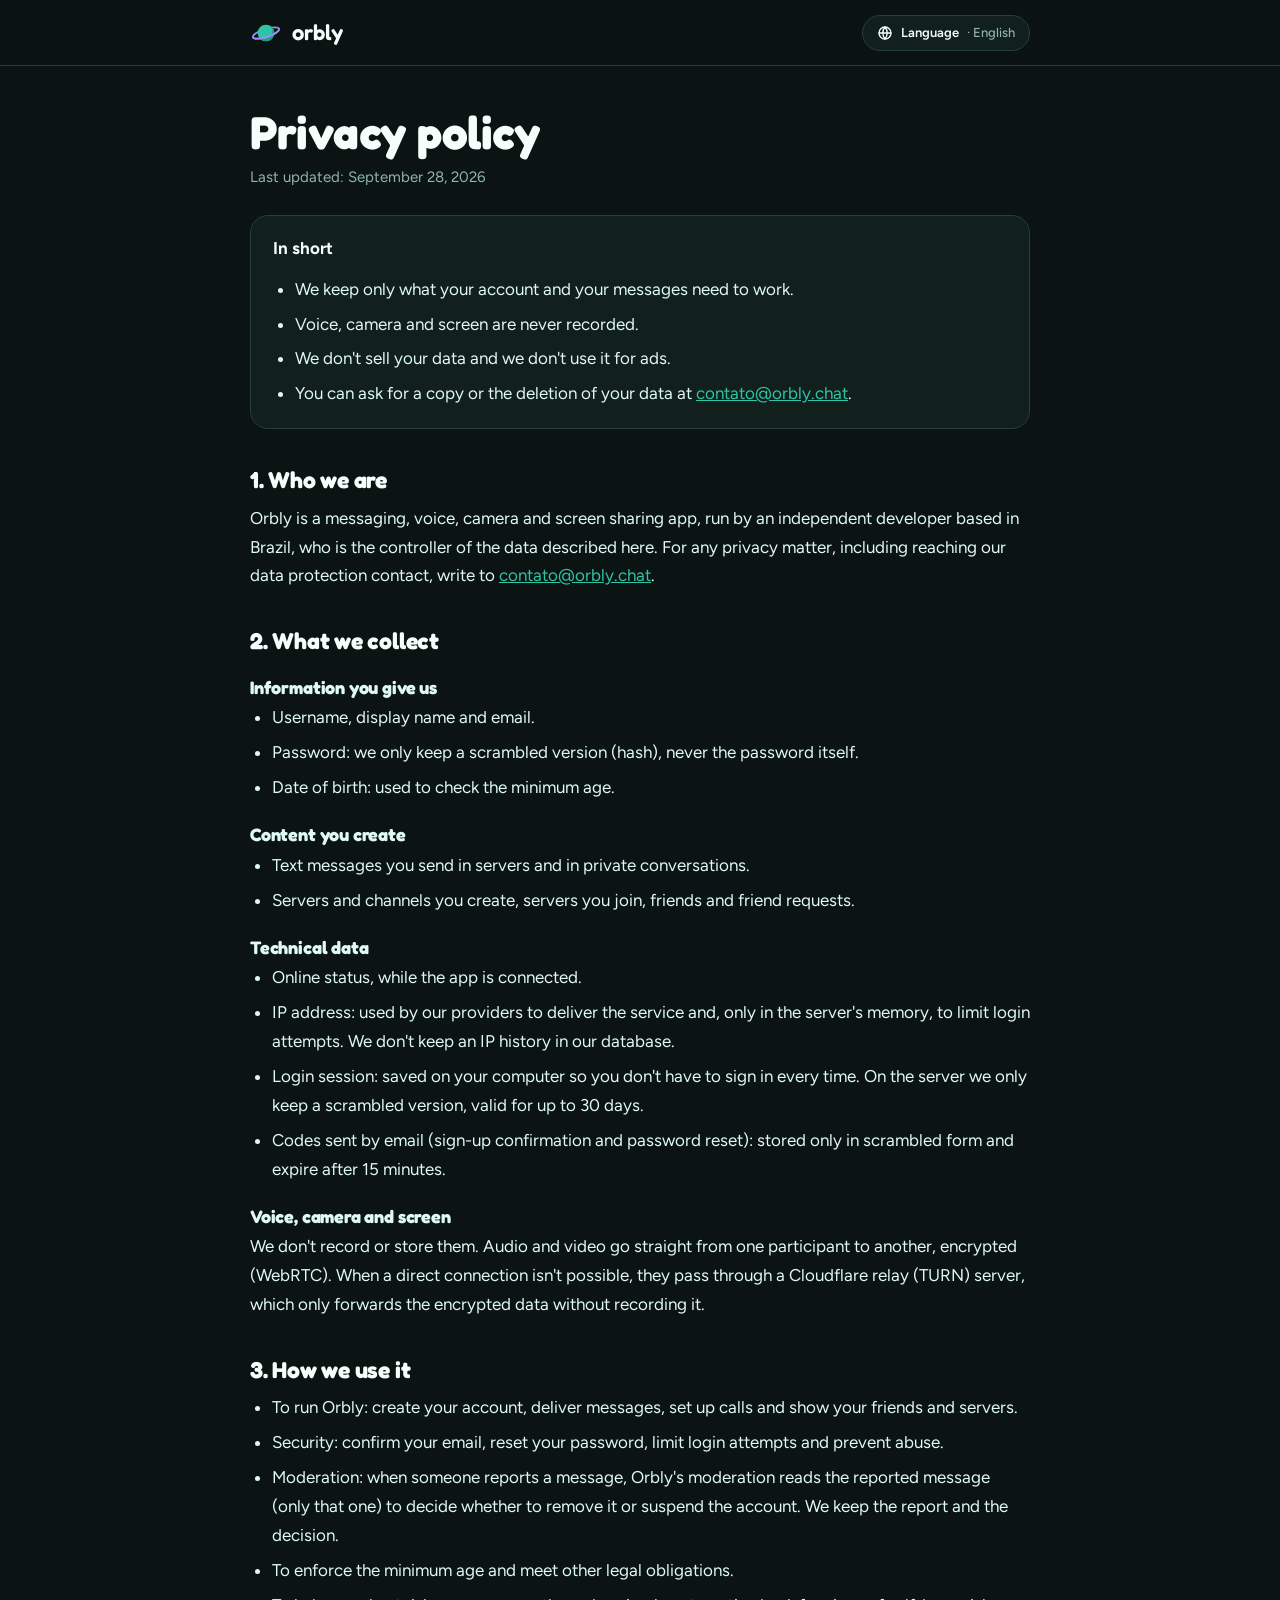
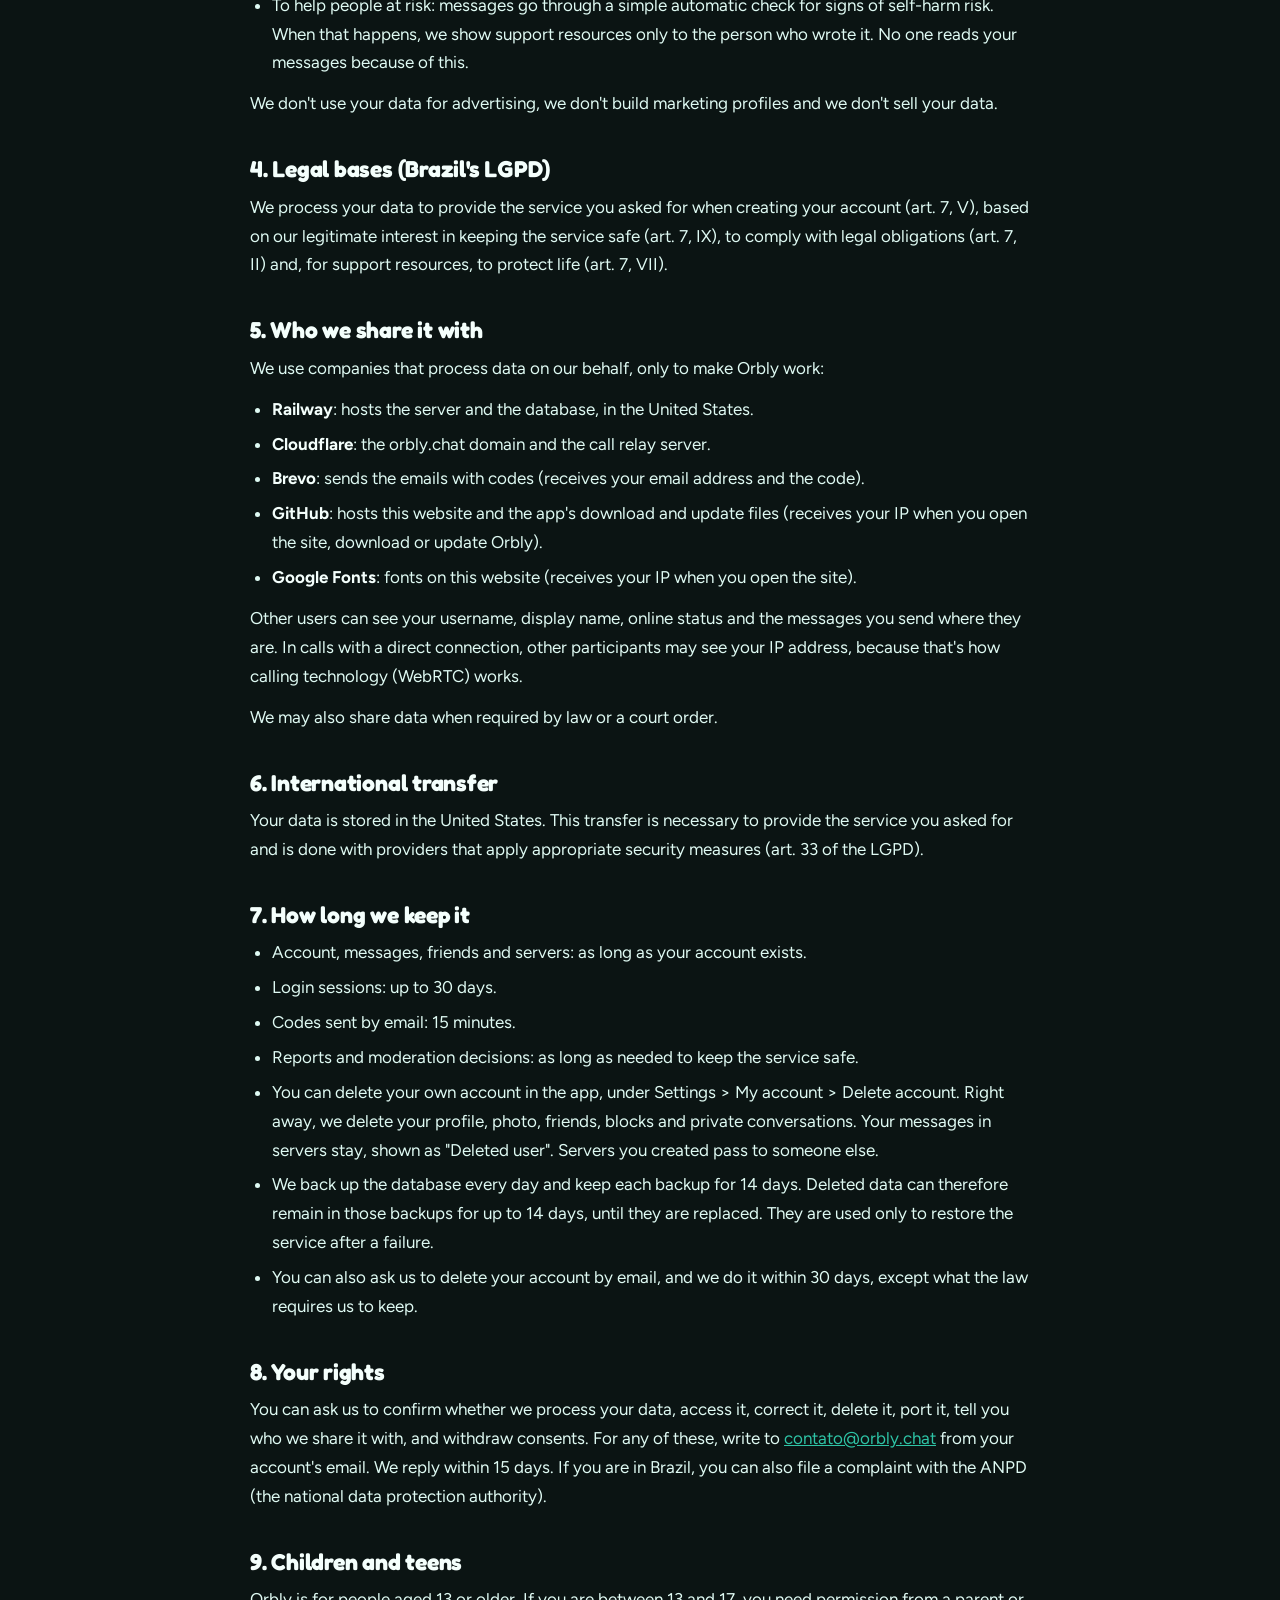
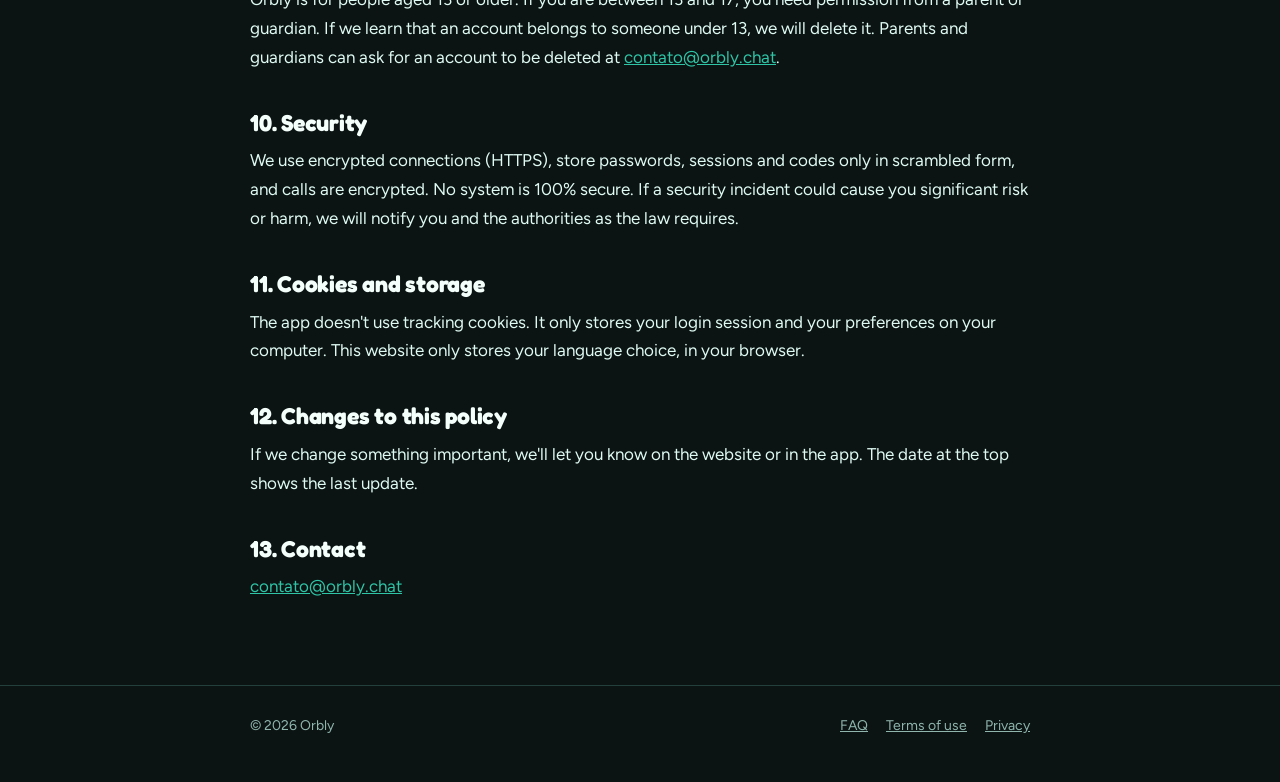
<file: privacidade.html>
<!doctype html>
<html lang="pt-BR">
<head>
<meta charset="utf-8">
<meta name="viewport" content="width=device-width, initial-scale=1, viewport-fit=cover">
<meta name="description" content="Política de privacidade do Orbly: quais dados guardamos, para quê e como pedir acesso ou exclusão.">
<link rel="icon" href="favicon.svg" type="image/svg+xml">
<link rel="canonical" href="https://orbly.chat/privacidade">
<title>Privacidade · Orbly</title>
<link rel="preconnect" href="https://fonts.googleapis.com">
<link rel="preconnect" href="https://fonts.gstatic.com" crossorigin>
<link rel="stylesheet" href="https://fonts.googleapis.com/css2?family=Fredoka:wght@500;600&family=Figtree:wght@400;500;600&display=swap">
<link rel="stylesheet" href="legal.css">
</head>
<body>
<div id="root" data-lang="pt">
<header class="top">
  <div class="wrap">
    <a class="brand" href="/"><img src="favicon.svg" width="32" height="32" alt="">Orbly</a>
    <div class="langs"></div>
  </div>
</header>

<main class="wrap">
<article lang="pt">
  <h1>Política de privacidade</h1>
  <p class="updated">Última atualização: 28 de setembro de 2026</p>

  <div class="card">
    <p><strong>Em resumo</strong></p>
    <ul>
      <li>Guardamos só o necessário para a sua conta e as suas mensagens funcionarem.</li>
      <li>Voz, câmera e tela não são gravadas.</li>
      <li>Não vendemos seus dados e não usamos para publicidade.</li>
      <li>Você pode pedir uma cópia ou a exclusão dos seus dados em <a href="mailto:contato@orbly.chat">contato@orbly.chat</a>.</li>
    </ul>
  </div>

  <h2>1. Quem somos</h2>
  <p>O Orbly é um aplicativo de mensagens, voz, câmera e compartilhamento de tela, mantido por um desenvolvedor independente no Brasil, que é o controlador dos dados tratados aqui. Para qualquer assunto de privacidade, inclusive falar com o encarregado de dados, escreva para <a href="mailto:contato@orbly.chat">contato@orbly.chat</a>.</p>

  <h2>2. Quais dados coletamos</h2>
  <h3>Dados que você informa</h3>
  <ul>
    <li>Nome de usuário, nome de exibição e e-mail.</li>
    <li>Senha: guardamos só uma versão embaralhada (hash), nunca a senha em si.</li>
    <li>Data de nascimento: usada para confirmar a idade mínima.</li>
  </ul>
  <h3>Conteúdo que você cria</h3>
  <ul>
    <li>Mensagens de texto que você envia em servidores e em conversas privadas.</li>
    <li>Servidores e canais que você cria, servidores em que você entra, amigos e pedidos de amizade.</li>
  </ul>
  <h3>Dados técnicos</h3>
  <ul>
    <li>Status online, enquanto o app está conectado.</li>
    <li>Endereço IP: usado pelos nossos provedores para entregar o serviço e, só na memória do servidor, para limitar tentativas de login. Não guardamos um histórico de IPs no nosso banco de dados.</li>
    <li>Sessão de login: fica salva no seu computador para você não precisar entrar toda vez. No servidor guardamos só uma versão embaralhada, válida por até 30 dias.</li>
    <li>Códigos enviados por e-mail (confirmação de cadastro e recuperação de senha): guardados só em versão embaralhada e vencem em 15 minutos.</li>
  </ul>
  <h3>Voz, câmera e tela</h3>
  <p>Não gravamos nem armazenamos. O áudio e o vídeo vão direto de um participante para o outro, criptografados (tecnologia WebRTC). Quando a conexão direta não é possível, eles passam por um servidor de retransmissão (TURN) da Cloudflare, que só repassa os dados, também criptografados, sem gravar.</p>

  <h2>3. Para que usamos</h2>
  <ul>
    <li>Fazer o Orbly funcionar: criar sua conta, entregar mensagens, montar as calls e mostrar seus amigos e servidores.</li>
    <li>Segurança: confirmar seu e-mail, recuperar sua senha, limitar tentativas de login e prevenir abuso.</li>
    <li>Moderação: quando alguém denuncia uma mensagem, a moderação do Orbly lê a mensagem denunciada (só ela) para decidir se apaga o conteúdo ou suspende a conta. Guardamos a denúncia e o que foi decidido.</li>
    <li>Cumprir a idade mínima e outras obrigações legais.</li>
    <li>Cuidar de quem está em risco: as mensagens passam por uma verificação automática simples que procura sinais de risco de autolesão. Quando isso acontece, mostramos só para quem escreveu contatos de ajuda, como o CVV (188). Ninguém lê suas mensagens por causa disso.</li>
  </ul>
  <p>Não usamos seus dados para publicidade, não criamos perfis de marketing e não vendemos seus dados.</p>

  <h2>4. Bases legais (LGPD)</h2>
  <p>Tratamos seus dados para executar o serviço que você pediu ao criar a conta (art. 7º, V, da LGPD), por legítimo interesse em manter o serviço seguro (art. 7º, IX), para cumprir obrigações legais (art. 7º, II) e, no caso dos contatos de ajuda, para proteger a vida (art. 7º, VII).</p>

  <h2>5. Com quem compartilhamos</h2>
  <p>Usamos empresas que tratam dados em nosso nome, só para o Orbly funcionar:</p>
  <ul>
    <li><strong>Railway</strong>: hospeda o servidor e o banco de dados, nos Estados Unidos.</li>
    <li><strong>Cloudflare</strong>: domínio orbly.chat e servidor de retransmissão das calls.</li>
    <li><strong>Brevo</strong>: envia os e-mails com códigos (recebe seu e-mail e o código).</li>
    <li><strong>GitHub</strong>: hospeda este site e os arquivos de download e atualização do app (recebe seu IP quando você abre o site, baixa ou atualiza o Orbly).</li>
    <li><strong>Google Fonts</strong>: fontes deste site (recebe seu IP quando você abre o site).</li>
  </ul>
  <p>Outros usuários veem seu nome de usuário, seu nome de exibição, seu status online e as mensagens que você envia onde eles estão. Em calls com conexão direta, os outros participantes podem ver o seu endereço IP, porque é assim que a tecnologia de chamadas (WebRTC) funciona.</p>
  <p>Também podemos compartilhar dados quando a lei ou uma ordem judicial exigir.</p>

  <h2>6. Transferência internacional</h2>
  <p>Seus dados ficam guardados nos Estados Unidos. Essa transferência é necessária para prestar o serviço que você pediu e é feita com provedores que adotam medidas de segurança adequadas (art. 33 da LGPD).</p>

  <h2>7. Por quanto tempo guardamos</h2>
  <ul>
    <li>Conta, mensagens, amigos e servidores: enquanto a sua conta existir.</li>
    <li>Sessões de login: até 30 dias.</li>
    <li>Códigos enviados por e-mail: 15 minutos.</li>
    <li>Denúncias e decisões da moderação: enquanto forem necessárias para a segurança do serviço.</li>
    <li>Você mesmo pode apagar a conta no app, em Configurações &gt; Minha conta &gt; Apagar conta. Na hora, apagamos seu perfil, sua foto, seus amigos, seus bloqueios e suas conversas privadas. Suas mensagens em servidores ficam, mas com o nome "Usuário apagado". Servidores que você criou passam para outra pessoa.</li>
    <li>Fazemos uma cópia de segurança do banco todo dia e guardamos cada cópia por 14 dias. Por isso, dados apagados podem ficar nessas cópias por até 14 dias, até serem substituídos. Elas só servem para recuperar o serviço em caso de falha.</li>
    <li>Se preferir, também pode pedir a exclusão pelo e-mail abaixo, e atendemos em até 30 dias, exceto o que a lei nos obrigar a manter.</li>
  </ul>

  <h2>8. Seus direitos</h2>
  <p>Pela LGPD, você pode confirmar se tratamos seus dados, ter acesso a eles, corrigi-los, pedir a exclusão, pedir a portabilidade, saber com quem compartilhamos e revogar consentimentos. Para qualquer um desses pedidos, escreva para <a href="mailto:contato@orbly.chat">contato@orbly.chat</a> a partir do e-mail da sua conta. Respondemos em até 15 dias. Você também pode reclamar à Autoridade Nacional de Proteção de Dados (ANPD).</p>

  <h2>9. Crianças e adolescentes</h2>
  <p>O Orbly é para pessoas com 13 anos ou mais. Quem tem entre 13 e 17 anos precisa da autorização dos pais ou responsáveis. Se descobrirmos que uma conta é de alguém com menos de 13 anos, ela será apagada. Pais e responsáveis podem pedir a exclusão de uma conta pelo <a href="mailto:contato@orbly.chat">contato@orbly.chat</a>.</p>

  <h2>10. Segurança</h2>
  <p>Usamos conexão criptografada (HTTPS), guardamos senhas, sessões e códigos só em versão embaralhada, e as calls são criptografadas. Nenhum sistema é 100% seguro. Se acontecer um incidente de segurança que possa causar risco ou dano relevante, avisaremos você e a ANPD, como a lei exige.</p>

  <h2>11. Cookies e armazenamento</h2>
  <p>O app não usa cookies de rastreamento. Ele guarda no seu computador só a sua sessão de login e as suas preferências. Este site guarda só a sua escolha de idioma, no seu navegador.</p>

  <h2>12. Mudanças nesta política</h2>
  <p>Se mudarmos algo importante, avisaremos no site ou no app. A data no topo mostra a última atualização.</p>

  <h2>13. Contato</h2>
  <p><a href="mailto:contato@orbly.chat">contato@orbly.chat</a></p>
</article>

<article lang="en" data-legal="1">
  <h1>Privacy policy</h1>
  <p class="updated">Last updated: September 28, 2026</p>

  <div class="card">
    <p><strong>In short</strong></p>
    <ul>
      <li>We keep only what your account and your messages need to work.</li>
      <li>Voice, camera and screen are never recorded.</li>
      <li>We don't sell your data and we don't use it for ads.</li>
      <li>You can ask for a copy or the deletion of your data at <a href="mailto:contato@orbly.chat">contato@orbly.chat</a>.</li>
    </ul>
  </div>

  <h2>1. Who we are</h2>
  <p>Orbly is a messaging, voice, camera and screen sharing app, run by an independent developer based in Brazil, who is the controller of the data described here. For any privacy matter, including reaching our data protection contact, write to <a href="mailto:contato@orbly.chat">contato@orbly.chat</a>.</p>

  <h2>2. What we collect</h2>
  <h3>Information you give us</h3>
  <ul>
    <li>Username, display name and email.</li>
    <li>Password: we only keep a scrambled version (hash), never the password itself.</li>
    <li>Date of birth: used to check the minimum age.</li>
  </ul>
  <h3>Content you create</h3>
  <ul>
    <li>Text messages you send in servers and in private conversations.</li>
    <li>Servers and channels you create, servers you join, friends and friend requests.</li>
  </ul>
  <h3>Technical data</h3>
  <ul>
    <li>Online status, while the app is connected.</li>
    <li>IP address: used by our providers to deliver the service and, only in the server's memory, to limit login attempts. We don't keep an IP history in our database.</li>
    <li>Login session: saved on your computer so you don't have to sign in every time. On the server we only keep a scrambled version, valid for up to 30 days.</li>
    <li>Codes sent by email (sign-up confirmation and password reset): stored only in scrambled form and expire after 15 minutes.</li>
  </ul>
  <h3>Voice, camera and screen</h3>
  <p>We don't record or store them. Audio and video go straight from one participant to another, encrypted (WebRTC). When a direct connection isn't possible, they pass through a Cloudflare relay (TURN) server, which only forwards the encrypted data without recording it.</p>

  <h2>3. How we use it</h2>
  <ul>
    <li>To run Orbly: create your account, deliver messages, set up calls and show your friends and servers.</li>
    <li>Security: confirm your email, reset your password, limit login attempts and prevent abuse.</li>
    <li>Moderation: when someone reports a message, Orbly's moderation reads the reported message (only that one) to decide whether to remove it or suspend the account. We keep the report and the decision.</li>
    <li>To enforce the minimum age and meet other legal obligations.</li>
    <li>To help people at risk: messages go through a simple automatic check for signs of self-harm risk. When that happens, we show support resources only to the person who wrote it. No one reads your messages because of this.</li>
  </ul>
  <p>We don't use your data for advertising, we don't build marketing profiles and we don't sell your data.</p>

  <h2>4. Legal bases (Brazil's LGPD)</h2>
  <p>We process your data to provide the service you asked for when creating your account (art. 7, V), based on our legitimate interest in keeping the service safe (art. 7, IX), to comply with legal obligations (art. 7, II) and, for support resources, to protect life (art. 7, VII).</p>

  <h2>5. Who we share it with</h2>
  <p>We use companies that process data on our behalf, only to make Orbly work:</p>
  <ul>
    <li><strong>Railway</strong>: hosts the server and the database, in the United States.</li>
    <li><strong>Cloudflare</strong>: the orbly.chat domain and the call relay server.</li>
    <li><strong>Brevo</strong>: sends the emails with codes (receives your email address and the code).</li>
    <li><strong>GitHub</strong>: hosts this website and the app's download and update files (receives your IP when you open the site, download or update Orbly).</li>
    <li><strong>Google Fonts</strong>: fonts on this website (receives your IP when you open the site).</li>
  </ul>
  <p>Other users can see your username, display name, online status and the messages you send where they are. In calls with a direct connection, other participants may see your IP address, because that's how calling technology (WebRTC) works.</p>
  <p>We may also share data when required by law or a court order.</p>

  <h2>6. International transfer</h2>
  <p>Your data is stored in the United States. This transfer is necessary to provide the service you asked for and is done with providers that apply appropriate security measures (art. 33 of the LGPD).</p>

  <h2>7. How long we keep it</h2>
  <ul>
    <li>Account, messages, friends and servers: as long as your account exists.</li>
    <li>Login sessions: up to 30 days.</li>
    <li>Codes sent by email: 15 minutes.</li>
    <li>Reports and moderation decisions: as long as needed to keep the service safe.</li>
    <li>You can delete your own account in the app, under Settings &gt; My account &gt; Delete account. Right away, we delete your profile, photo, friends, blocks and private conversations. Your messages in servers stay, shown as "Deleted user". Servers you created pass to someone else.</li>
    <li>We back up the database every day and keep each backup for 14 days. Deleted data can therefore remain in those backups for up to 14 days, until they are replaced. They are used only to restore the service after a failure.</li>
    <li>You can also ask us to delete your account by email, and we do it within 30 days, except what the law requires us to keep.</li>
  </ul>

  <h2>8. Your rights</h2>
  <p>You can ask us to confirm whether we process your data, access it, correct it, delete it, port it, tell you who we share it with, and withdraw consents. For any of these, write to <a href="mailto:contato@orbly.chat">contato@orbly.chat</a> from your account's email. We reply within 15 days. If you are in Brazil, you can also file a complaint with the ANPD (the national data protection authority).</p>

  <h2>9. Children and teens</h2>
  <p>Orbly is for people aged 13 or older. If you are between 13 and 17, you need permission from a parent or guardian. If we learn that an account belongs to someone under 13, we will delete it. Parents and guardians can ask for an account to be deleted at <a href="mailto:contato@orbly.chat">contato@orbly.chat</a>.</p>

  <h2>10. Security</h2>
  <p>We use encrypted connections (HTTPS), store passwords, sessions and codes only in scrambled form, and calls are encrypted. No system is 100% secure. If a security incident could cause you significant risk or harm, we will notify you and the authorities as the law requires.</p>

  <h2>11. Cookies and storage</h2>
  <p>The app doesn't use tracking cookies. It only stores your login session and your preferences on your computer. This website only stores your language choice, in your browser.</p>

  <h2>12. Changes to this policy</h2>
  <p>If we change something important, we'll let you know on the website or in the app. The date at the top shows the last update.</p>

  <h2>13. Contact</h2>
  <p><a href="mailto:contato@orbly.chat">contato@orbly.chat</a></p>
</article>
</main>

<footer>
  <div class="wrap">
    <span>© 2026 Orbly</span>
    <nav>
      <a href="/perguntas"><span lang="pt">Perguntas</span><span lang="en">FAQ</span></a>
      <a href="/termos"><span lang="pt">Termos de uso</span><span lang="en">Terms of use</span></a>
      <a href="/privacidade"><span lang="pt">Privacidade</span><span lang="en">Privacy</span></a>
    </nav>
  </div>
</footer>
</div>
<script src="site-i18n.js"></script>
</body>
</html>
</file>
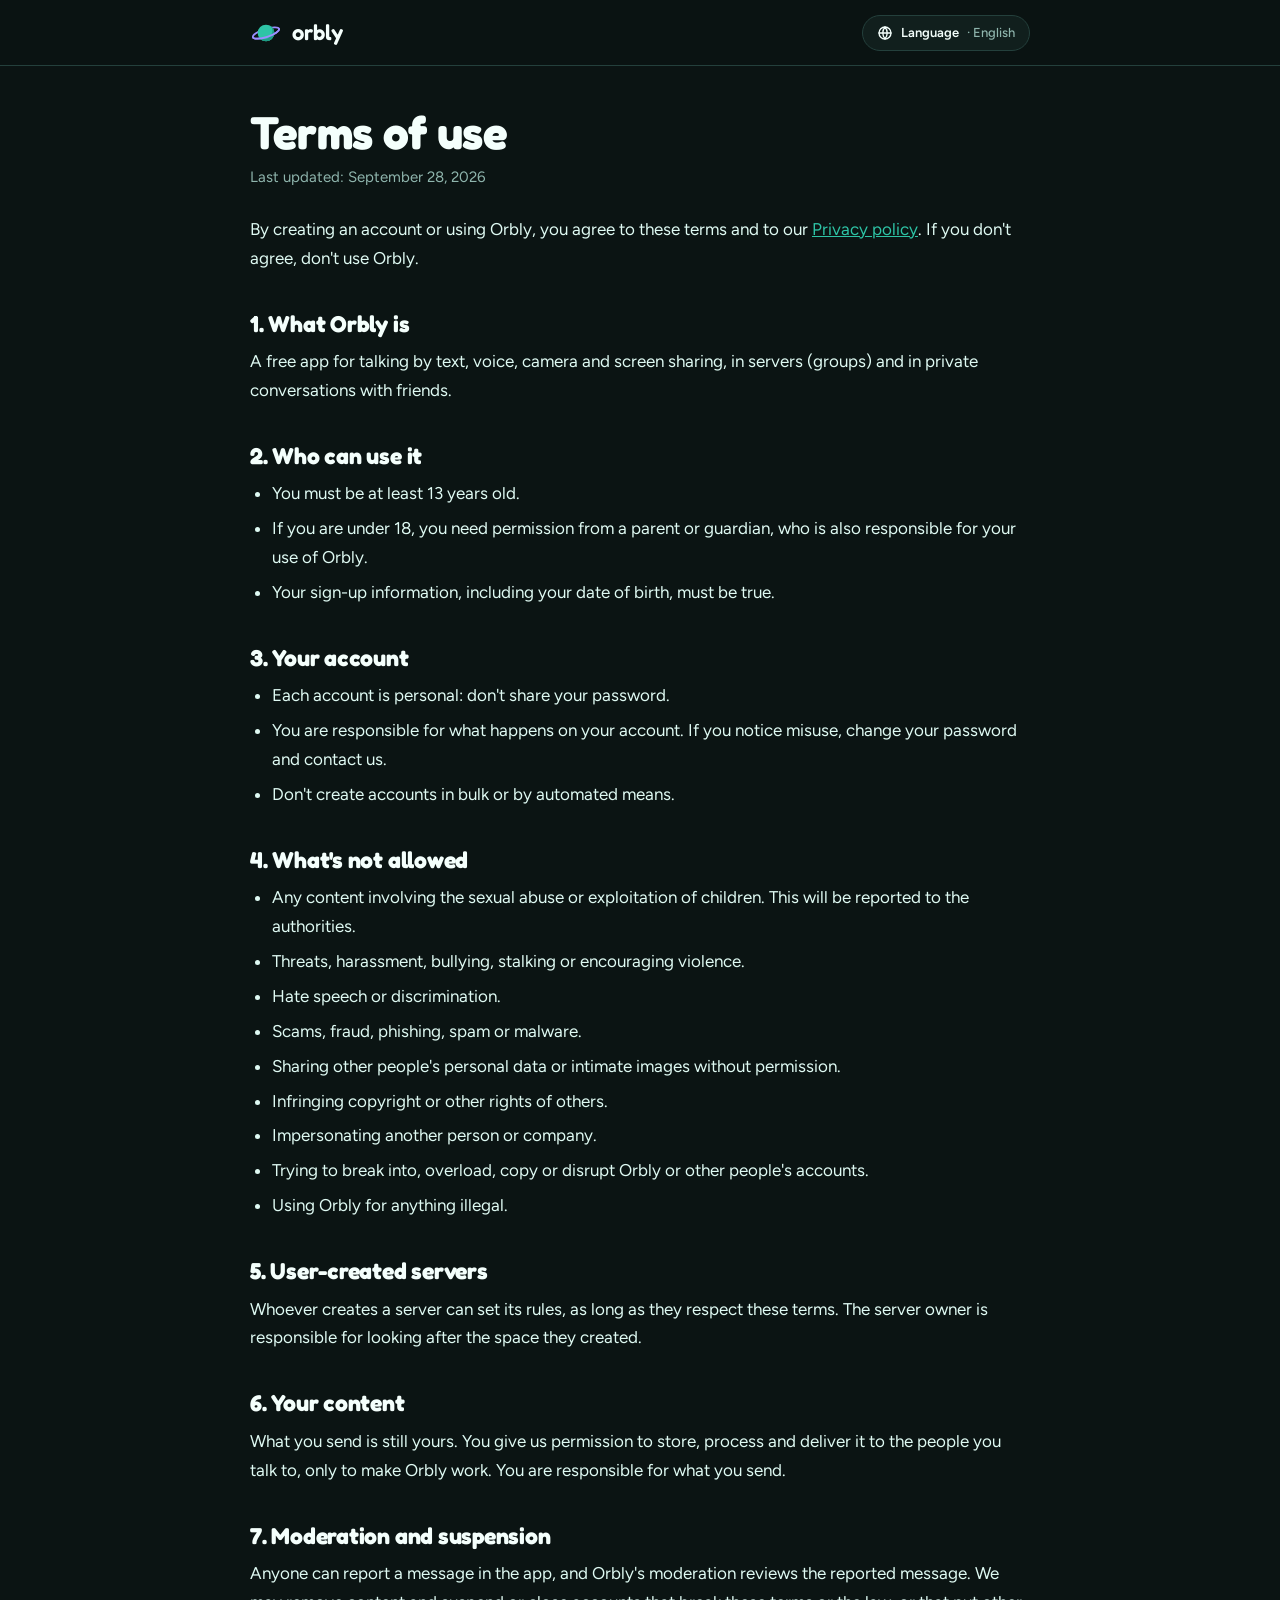
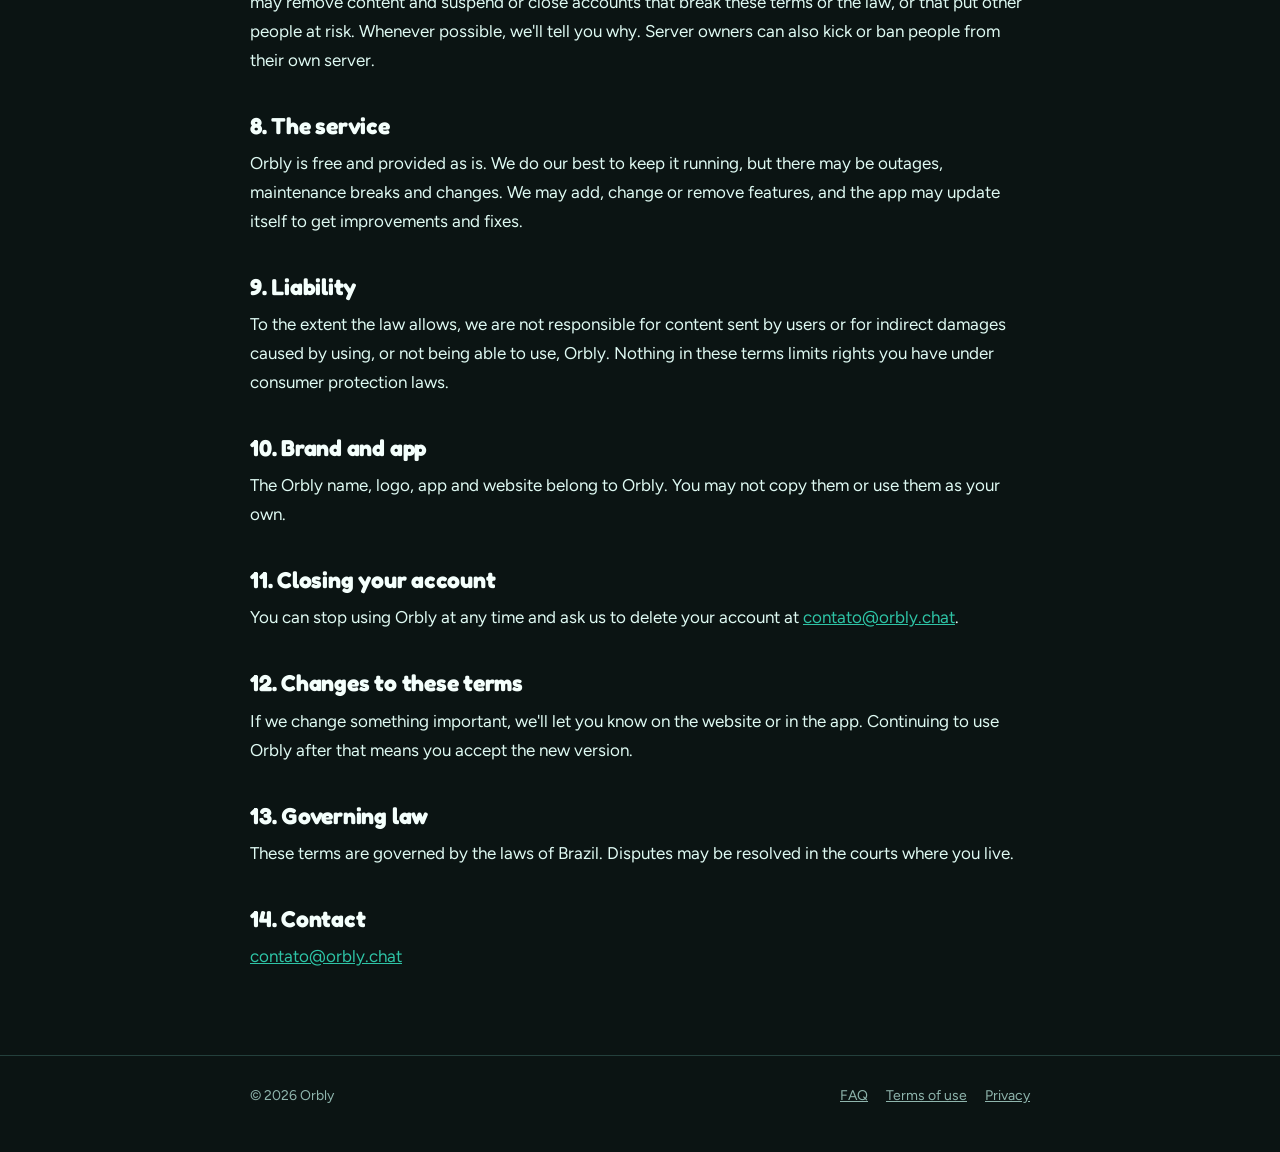
<file: termos.html>
<!doctype html>
<html lang="pt-BR">
<head>
<meta charset="utf-8">
<meta name="viewport" content="width=device-width, initial-scale=1, viewport-fit=cover">
<meta name="description" content="Termos de uso do Orbly: quem pode usar, o que é permitido e como funciona o serviço.">
<link rel="icon" href="favicon.svg" type="image/svg+xml">
<link rel="canonical" href="https://orbly.chat/termos">
<title>Termos de uso · Orbly</title>
<link rel="preconnect" href="https://fonts.googleapis.com">
<link rel="preconnect" href="https://fonts.gstatic.com" crossorigin>
<link rel="stylesheet" href="https://fonts.googleapis.com/css2?family=Fredoka:wght@500;600&family=Figtree:wght@400;500;600&display=swap">
<link rel="stylesheet" href="legal.css">
</head>
<body>
<div id="root" data-lang="pt">
<header class="top">
  <div class="wrap">
    <a class="brand" href="/"><img src="favicon.svg" width="32" height="32" alt="">Orbly</a>
    <div class="langs"></div>
  </div>
</header>

<main class="wrap">
<article lang="pt">
  <h1>Termos de uso</h1>
  <p class="updated">Última atualização: 28 de setembro de 2026</p>

  <p>Ao criar uma conta ou usar o Orbly, você concorda com estes termos e com a nossa <a href="/privacidade">Política de privacidade</a>. Se não concordar, não use o Orbly.</p>

  <h2>1. O que é o Orbly</h2>
  <p>Um aplicativo gratuito para conversar por texto, voz, câmera e compartilhamento de tela, em servidores (grupos) e em conversas privadas com amigos.</p>

  <h2>2. Quem pode usar</h2>
  <ul>
    <li>Você precisa ter pelo menos 13 anos.</li>
    <li>Se tiver menos de 18, precisa da autorização dos seus pais ou responsáveis, que também respondem pelo seu uso do Orbly.</li>
    <li>As informações do cadastro, incluindo a data de nascimento, precisam ser verdadeiras.</li>
  </ul>

  <h2>3. Sua conta</h2>
  <ul>
    <li>Cada conta é pessoal: não compartilhe sua senha.</li>
    <li>Você é responsável pelo que acontece na sua conta. Se perceber uso indevido, troque a senha e fale com a gente.</li>
    <li>Não crie contas em massa nem de forma automatizada.</li>
  </ul>

  <h2>4. O que não é permitido</h2>
  <ul>
    <li>Qualquer conteúdo que envolva abuso ou exploração sexual de crianças e adolescentes. Isso será denunciado às autoridades.</li>
    <li>Ameaças, assédio, intimidação, perseguição ou incentivo à violência.</li>
    <li>Discurso de ódio ou discriminação.</li>
    <li>Golpes, fraudes, phishing, spam ou programas maliciosos.</li>
    <li>Compartilhar dados pessoais ou imagens íntimas de outras pessoas sem autorização.</li>
    <li>Violar direitos autorais ou outros direitos de terceiros.</li>
    <li>Se passar por outra pessoa ou empresa.</li>
    <li>Tentar invadir, sobrecarregar, copiar ou atrapalhar o Orbly ou a conta de outras pessoas.</li>
    <li>Usar o Orbly para qualquer atividade ilegal.</li>
  </ul>

  <h2>5. Servidores criados por usuários</h2>
  <p>Quem cria um servidor pode definir as regras dele, desde que respeitem estes termos. O dono do servidor é responsável por cuidar do espaço que criou.</p>

  <h2>6. Seu conteúdo</h2>
  <p>O que você envia continua sendo seu. Você nos dá permissão para guardar, processar e entregar esse conteúdo às pessoas com quem você conversa, só para o Orbly funcionar. Você é responsável pelo que envia.</p>

  <h2>7. Moderação e suspensão</h2>
  <p>Qualquer pessoa pode denunciar uma mensagem pelo app, e a moderação do Orbly analisa a mensagem denunciada. Podemos remover conteúdo e suspender ou encerrar contas que violem estes termos ou a lei, ou que coloquem outras pessoas em risco. Sempre que possível, avisaremos o motivo. Donos de servidores também podem expulsar ou banir pessoas do próprio servidor.</p>

  <h2>8. O serviço</h2>
  <p>O Orbly é oferecido de graça e no estado em que se encontra. Fazemos o possível para mantê-lo funcionando, mas podem acontecer falhas, pausas para manutenção e mudanças. Podemos adicionar, mudar ou remover funcionalidades, e o app pode se atualizar sozinho para receber melhorias e correções.</p>

  <h2>9. Responsabilidade</h2>
  <p>Dentro do que a lei permite, não respondemos pelo conteúdo enviado por usuários nem por danos indiretos causados pelo uso ou pela impossibilidade de uso do Orbly. Nada nestes termos limita os direitos que você tem pelo Código de Defesa do Consumidor.</p>

  <h2>10. Marca e aplicativo</h2>
  <p>O nome Orbly, a logo, o app e o site pertencem ao Orbly. Você não pode copiá-los nem usá-los como se fossem seus.</p>

  <h2>11. Encerrar sua conta</h2>
  <p>Você pode parar de usar o Orbly quando quiser e pedir a exclusão da sua conta pelo <a href="mailto:contato@orbly.chat">contato@orbly.chat</a>.</p>

  <h2>12. Mudanças nestes termos</h2>
  <p>Se mudarmos algo importante, avisaremos no site ou no app. Continuar usando o Orbly depois disso significa que você concorda com a nova versão.</p>

  <h2>13. Lei aplicável</h2>
  <p>Estes termos seguem as leis do Brasil. Eventuais disputas podem ser resolvidas no foro do seu domicílio.</p>

  <h2>14. Contato</h2>
  <p><a href="mailto:contato@orbly.chat">contato@orbly.chat</a></p>
</article>

<article lang="en" data-legal="1">
  <h1>Terms of use</h1>
  <p class="updated">Last updated: September 28, 2026</p>

  <p>By creating an account or using Orbly, you agree to these terms and to our <a href="/privacidade">Privacy policy</a>. If you don't agree, don't use Orbly.</p>

  <h2>1. What Orbly is</h2>
  <p>A free app for talking by text, voice, camera and screen sharing, in servers (groups) and in private conversations with friends.</p>

  <h2>2. Who can use it</h2>
  <ul>
    <li>You must be at least 13 years old.</li>
    <li>If you are under 18, you need permission from a parent or guardian, who is also responsible for your use of Orbly.</li>
    <li>Your sign-up information, including your date of birth, must be true.</li>
  </ul>

  <h2>3. Your account</h2>
  <ul>
    <li>Each account is personal: don't share your password.</li>
    <li>You are responsible for what happens on your account. If you notice misuse, change your password and contact us.</li>
    <li>Don't create accounts in bulk or by automated means.</li>
  </ul>

  <h2>4. What's not allowed</h2>
  <ul>
    <li>Any content involving the sexual abuse or exploitation of children. This will be reported to the authorities.</li>
    <li>Threats, harassment, bullying, stalking or encouraging violence.</li>
    <li>Hate speech or discrimination.</li>
    <li>Scams, fraud, phishing, spam or malware.</li>
    <li>Sharing other people's personal data or intimate images without permission.</li>
    <li>Infringing copyright or other rights of others.</li>
    <li>Impersonating another person or company.</li>
    <li>Trying to break into, overload, copy or disrupt Orbly or other people's accounts.</li>
    <li>Using Orbly for anything illegal.</li>
  </ul>

  <h2>5. User-created servers</h2>
  <p>Whoever creates a server can set its rules, as long as they respect these terms. The server owner is responsible for looking after the space they created.</p>

  <h2>6. Your content</h2>
  <p>What you send is still yours. You give us permission to store, process and deliver it to the people you talk to, only to make Orbly work. You are responsible for what you send.</p>

  <h2>7. Moderation and suspension</h2>
  <p>Anyone can report a message in the app, and Orbly's moderation reviews the reported message. We may remove content and suspend or close accounts that break these terms or the law, or that put other people at risk. Whenever possible, we'll tell you why. Server owners can also kick or ban people from their own server.</p>

  <h2>8. The service</h2>
  <p>Orbly is free and provided as is. We do our best to keep it running, but there may be outages, maintenance breaks and changes. We may add, change or remove features, and the app may update itself to get improvements and fixes.</p>

  <h2>9. Liability</h2>
  <p>To the extent the law allows, we are not responsible for content sent by users or for indirect damages caused by using, or not being able to use, Orbly. Nothing in these terms limits rights you have under consumer protection laws.</p>

  <h2>10. Brand and app</h2>
  <p>The Orbly name, logo, app and website belong to Orbly. You may not copy them or use them as your own.</p>

  <h2>11. Closing your account</h2>
  <p>You can stop using Orbly at any time and ask us to delete your account at <a href="mailto:contato@orbly.chat">contato@orbly.chat</a>.</p>

  <h2>12. Changes to these terms</h2>
  <p>If we change something important, we'll let you know on the website or in the app. Continuing to use Orbly after that means you accept the new version.</p>

  <h2>13. Governing law</h2>
  <p>These terms are governed by the laws of Brazil. Disputes may be resolved in the courts where you live.</p>

  <h2>14. Contact</h2>
  <p><a href="mailto:contato@orbly.chat">contato@orbly.chat</a></p>
</article>
</main>

<footer>
  <div class="wrap">
    <span>© 2026 Orbly</span>
    <nav>
      <a href="/perguntas"><span lang="pt">Perguntas</span><span lang="en">FAQ</span></a>
      <a href="/termos"><span lang="pt">Termos de uso</span><span lang="en">Terms of use</span></a>
      <a href="/privacidade"><span lang="pt">Privacidade</span><span lang="en">Privacy</span></a>
    </nav>
  </div>
</footer>
</div>
<script src="site-i18n.js"></script>
</body>
</html>
</file>
<file: legal.css>
/* Paginas de Termos de uso e Privacidade: mesmas cores ("Planeta") e fontes do site e do app */
:root {
  color-scheme: dark;
  --space: #0b1413;
  --panel: #111f1d;
  --line: #24403c;
  --text: #f4fffc;
  --soft: #dffaf3;
  --muted: #8fb5ad;
  --planet: #2ec4a6;
  --ring: #2ec4a6;
  --display: "Fredoka", "Segoe UI", system-ui, sans-serif;
  --body: "Figtree", "Segoe UI", system-ui, -apple-system, sans-serif;
}
* { box-sizing: border-box; }
body { margin: 0; background: var(--space); color: var(--text); font: 400 17px/1.7 var(--body); -webkit-font-smoothing: antialiased; }
[data-lang="pt"] [lang="en"], [data-lang="en"] [lang="pt"] { display: none !important; }
:focus-visible { outline: 3px solid var(--ring); outline-offset: 3px; border-radius: 8px; }
a { color: var(--planet); }
.wrap { width: 100%; max-width: 820px; margin: 0 auto; padding-inline: 20px; }

.top { border-bottom: 1px solid var(--line); position: sticky; top: 0; background: rgba(11, 20, 19, 0.92); backdrop-filter: blur(12px); -webkit-backdrop-filter: blur(12px); z-index: 5; }
.top .wrap { display: flex; align-items: center; justify-content: space-between; padding-block: 14px; }
.brand { display: flex; align-items: center; gap: 10px; font-family: var(--display); font-weight: 600; font-size: 22px; color: var(--text); text-decoration: none; }
.lang-picker { position: relative; }
.lang-button { display: inline-flex; align-items: center; gap: 8px; height: 36px; padding: 0 14px; border-radius: 99px; border: 1px solid var(--line); background: var(--panel); color: var(--text); font: 600 13px/1 var(--body); cursor: pointer; }
.lang-button:hover { border-color: var(--planet); }
.lang-button .muted { color: var(--muted); font-weight: 500; }
.lang-menu { position: absolute; right: 0; top: 44px; width: 240px; max-height: 60vh; overflow-y: auto; background: var(--panel); border: 1px solid var(--line); border-radius: 18px; padding: 6px; box-shadow: 0 14px 36px #000a; display: flex; flex-direction: column; gap: 1px; z-index: 20; }
.lang-menu[hidden] { display: none; }
.lang-option { display: flex; align-items: center; gap: 12px; width: 100%; padding: 9px 12px; border: 0; background: none; border-radius: 99px; color: var(--text); font: 500 15px/1.2 var(--body); text-align: start; cursor: pointer; }
.lang-option:hover { background: rgba(255,255,255,.06); }
.lang-gem { width: 14px; height: 14px; flex-shrink: 0; transform: rotate(45deg); border-radius: 3px; border: 1.5px solid var(--muted); display: inline-flex; align-items: center; justify-content: center; }
.lang-option.active .lang-gem { background: var(--planet); border-color: var(--planet); color: #04342c; }
.lang-gem > svg { transform: rotate(-45deg); }
.lang-notice { background: var(--panel); border: 1px solid var(--planet); border-radius: 14px; padding: 12px 16px; color: var(--text); font-size: 15px; margin: 0 0 22px; }
[dir="rtl"] .lang-menu { right: auto; left: 0; }
[dir="rtl"] ul, [dir="rtl"] ol { padding-left: 0; padding-right: 22px; }
.brand { text-transform: lowercase; }

main { padding-block: 40px 72px; }
h1, h2, h3 { font-family: var(--display); line-height: 1.15; letter-spacing: -0.01em; }
h1 { font-size: clamp(32px, 7vw, 46px); margin: 0 0 6px; }
h2 { font-size: 23px; margin: 38px 0 10px; }
h3 { font-size: 18px; margin: 22px 0 6px; color: var(--soft); }
p, li { color: var(--soft); }
p { margin: 0 0 12px; }
ul { margin: 0 0 12px; padding-left: 22px; }
li { margin-bottom: 6px; }
strong { color: var(--text); }
.updated { color: var(--muted); font-size: 15px; margin-bottom: 24px; }
.card { background: var(--panel); border: 1px solid var(--line); border-radius: 18px; padding: 18px 22px 8px; margin: 8px 0 12px; }

footer { border-top: 1px solid var(--line); padding-block: 28px 44px; color: var(--muted); font-size: 14px; }
footer .wrap { display: flex; flex-wrap: wrap; gap: 14px; justify-content: space-between; align-items: center; }
footer nav { display: flex; gap: 18px; }
footer a { color: var(--muted); }
footer a:hover { color: var(--text); }
</file>
